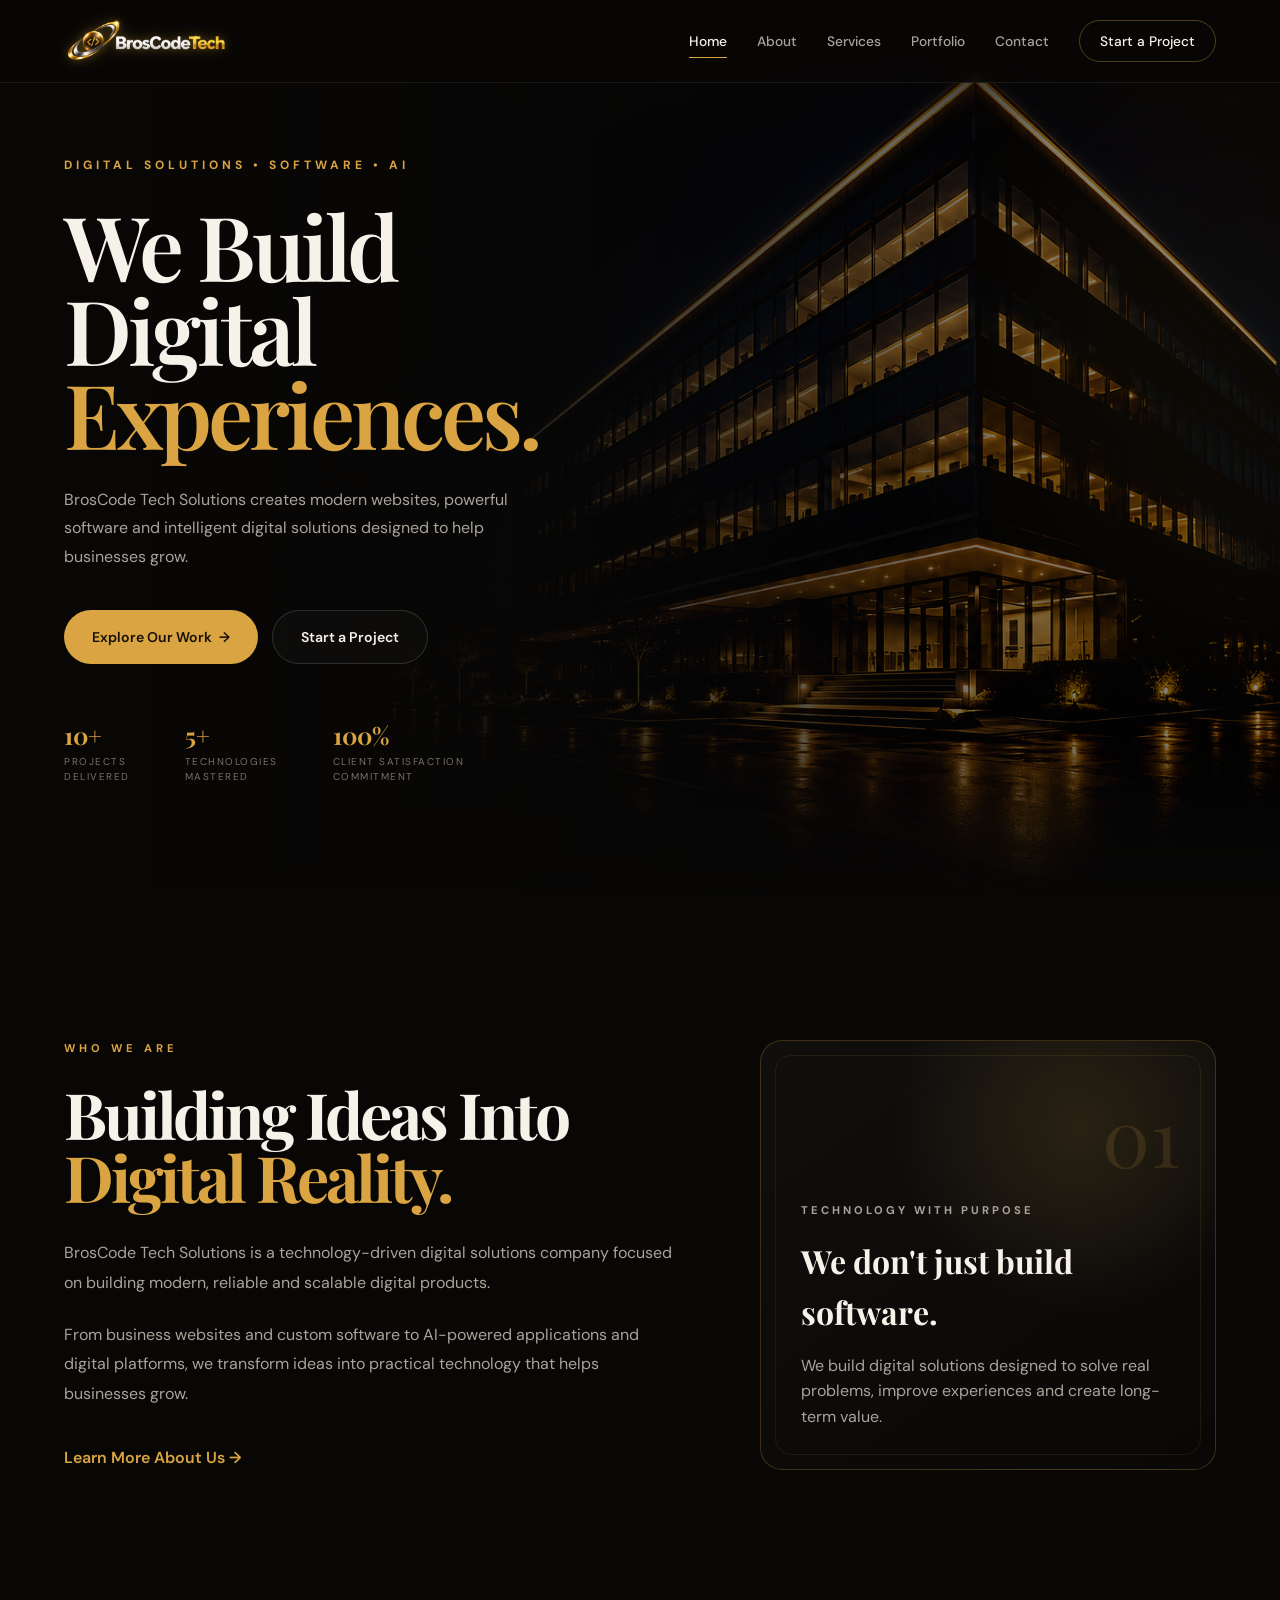
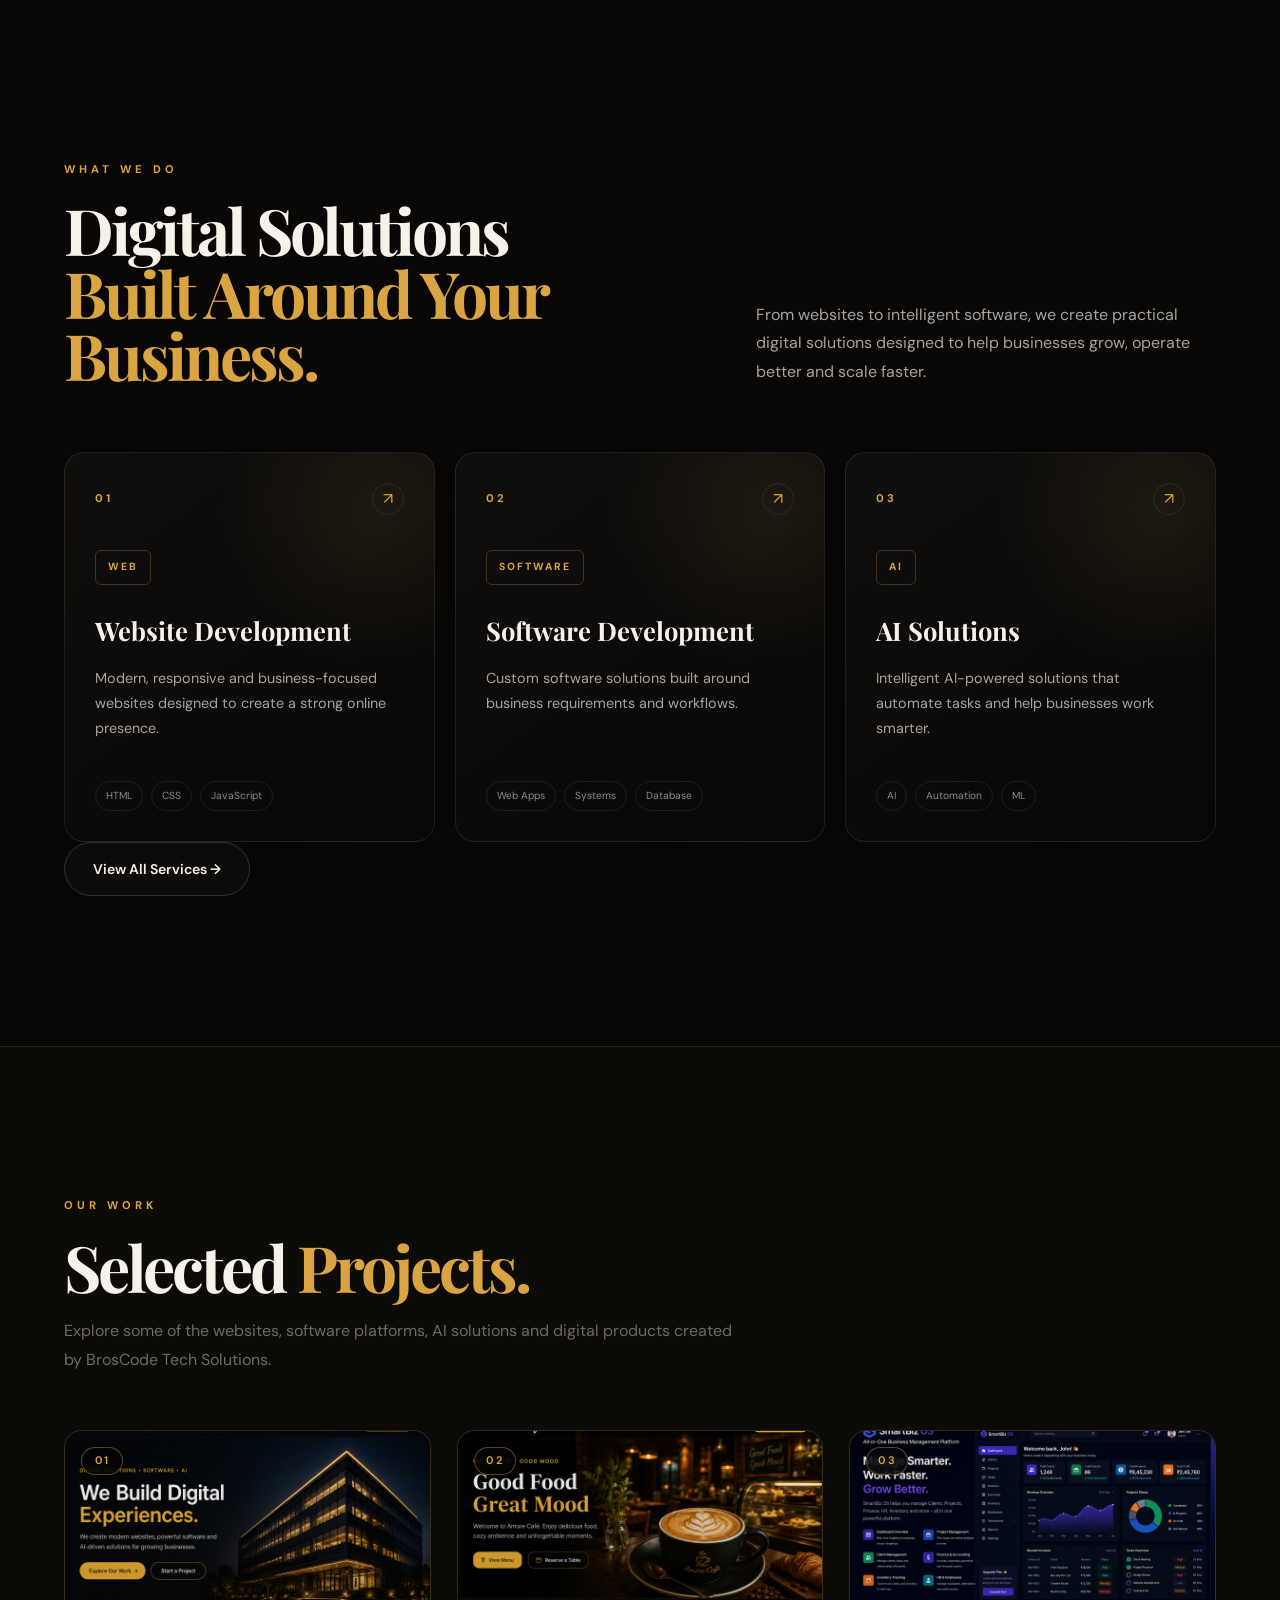
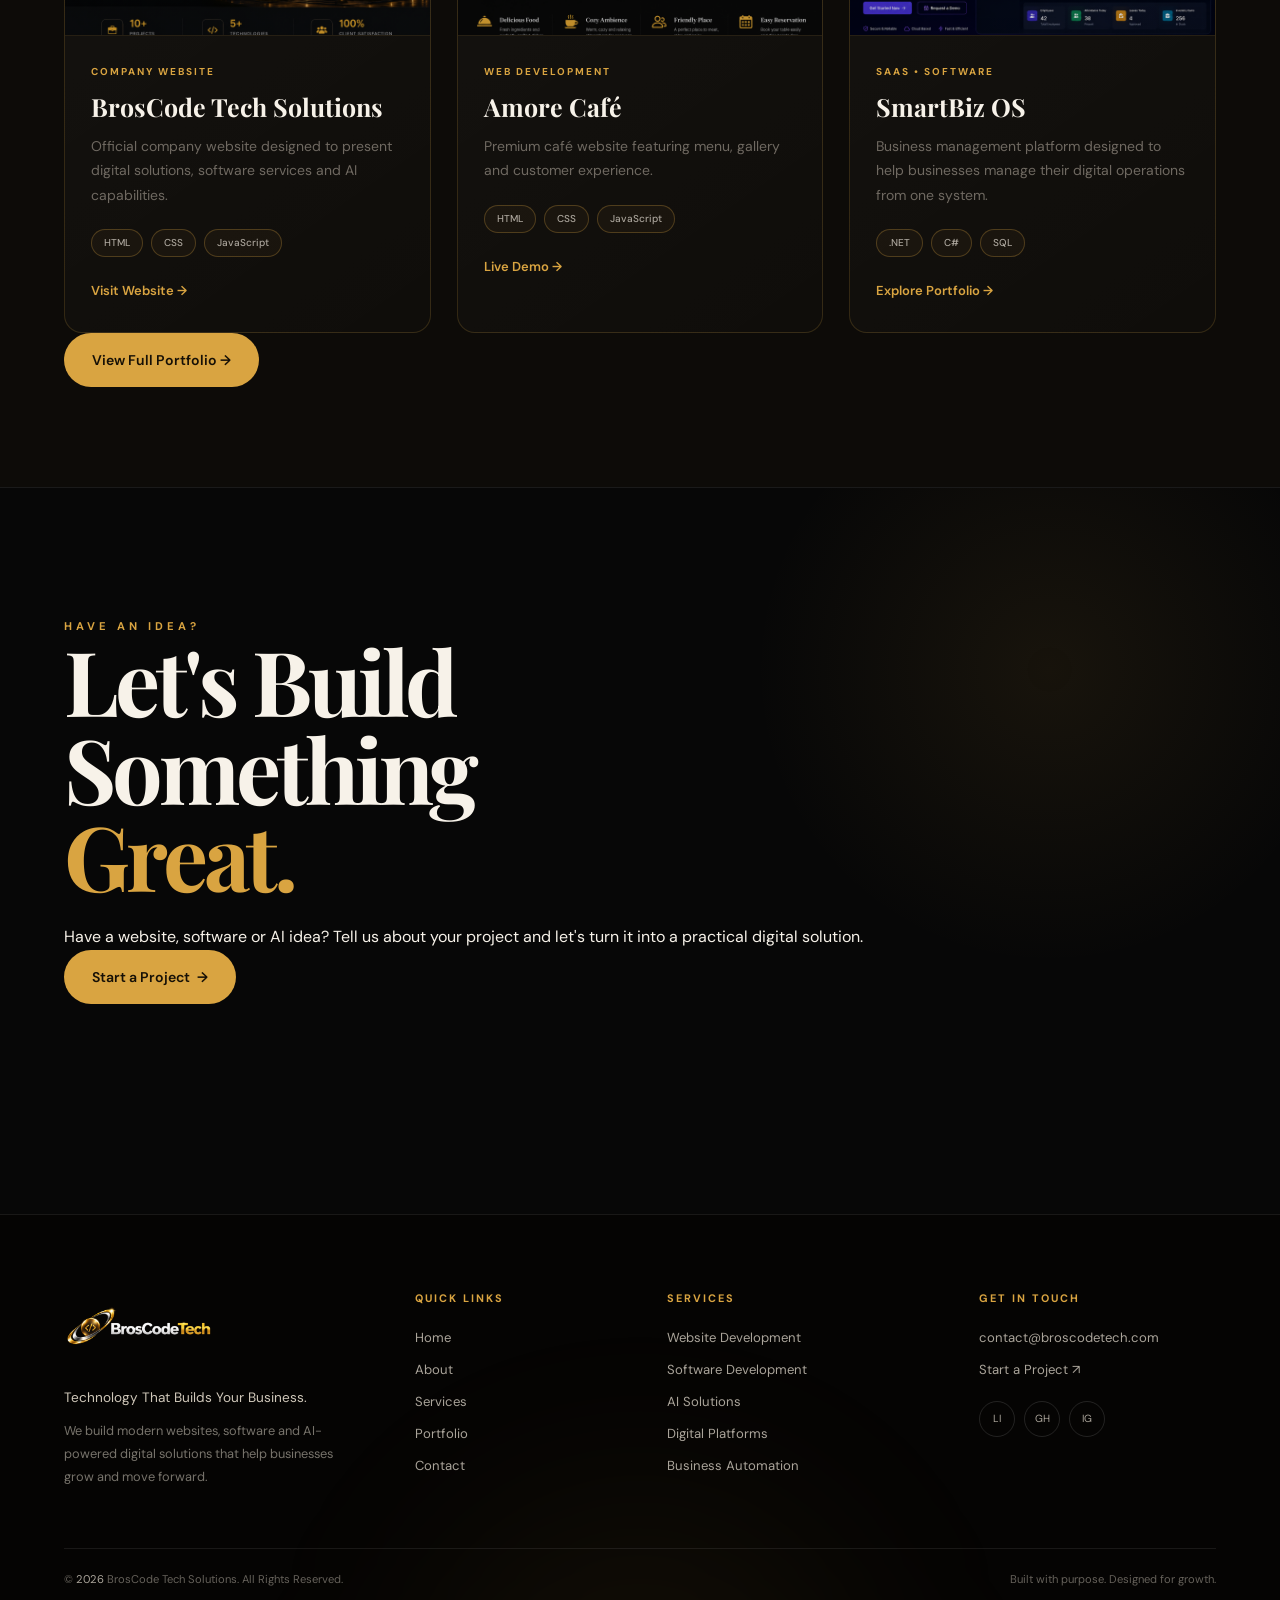
<file: index.html>
<!DOCTYPE html>
<html lang="en">

<head>

    <!-- Basic -->
    <meta charset="UTF-8">
    <meta name="viewport" content="width=device-width, initial-scale=1.0">

    <!-- SEO -->
    <title>BrosCode Tech Solutions | Web, Software & AI Solutions</title>

    <meta name="description"
        content="BrosCode Tech Solutions builds modern websites, powerful software, AI-powered applications and digital solutions that help businesses grow.">

    <meta name="keywords"
        content="BrosCode Tech Solutions, Web Development, Software Development, AI Solutions, Website Development, Business Software, Digital Solutions">

    <meta name="author" content="BrosCode Tech Solutions">

    <meta name="robots" content="index, follow">

    <!-- Favicon -->
    <link rel="icon" type="image/png" href="assets/logos/favicon.png">

    <!-- Google Search Console Verification -->
    <meta name="google-site-verification" content="eBEiLpUBSUNuV-RoSQnx5ezDFQa0W7PPUfMGOHu__-0">

    <!-- Canonical -->
    <link rel="canonical" href="https://broscodetech.github.io/BrosCodeTech-Website/">

    <!-- Organization Schema -->
    <script type="application/ld+json">
    {
        "@context": "https://schema.org",
        "@type": "Organization",
        "name": "BrosCode Tech Solutions",
        "url": "https://broscodetech.github.io/BrosCodeTech-Website/",
        "logo": "https://broscodetech.github.io/BrosCodeTech-Website/assets/logos/broscode-logo.png",
        "description": "BrosCode Tech Solutions builds modern websites, powerful software, AI-powered applications and digital solutions for businesses."
    }
    </script>

    <!-- Open Graph -->
    <meta property="og:type" content="website">

    <meta property="og:title" content="BrosCode Tech Solutions | Web, Software & AI Solutions">

    <meta property="og:description"
        content="Modern websites, powerful software, AI-powered applications and digital solutions built for growing businesses.">

    <meta property="og:url" content="https://broscodetech.github.io/BrosCodeTech-Website/">

    <meta property="og:site_name" content="BrosCode Tech Solutions">

    <meta property="og:image"
        content="https://broscodetech.github.io/BrosCodeTech-Website/assets/images/broscode-tech.jpg">

    <!-- Theme Color -->
    <meta name="theme-color" content="#080808">

    <!-- Main CSS -->
    <link rel="stylesheet" href="CSS/style.css">

</head>


<body>


    <!-- =========================================================
         HEADER
    ========================================================== -->

    <header id="siteHeader">

        <nav>

            <!-- PREMIUM LOGO -->

            <div class="logo">

                <a href="index.html" aria-label="BrosCode Tech Solutions Home">

                    <img src="assets/logos/broscode-logo.png" alt="BrosCode Tech Solutions" class="brand-logo">

                </a>

            </div>


            <!-- MOBILE MENU BUTTON -->

            <button class="mobile-menu-toggle" type="button" aria-label="Open navigation menu" aria-expanded="false">

                <span></span>
                <span></span>
                <span></span>

            </button>


            <!-- NAVIGATION -->

            <ul class="nav-links">

                <li>
                    <a href="index.html" class="active">
                        Home
                    </a>
                </li>

                <li>
                    <a href="about.html">
                        About
                    </a>
                </li>

                <li>
                    <a href="services.html">
                        Services
                    </a>
                </li>

                <li>
                    <a href="portfolio.html">
                        Portfolio
                    </a>
                </li>

                <li>
                    <a href="contact.html">
                        Contact
                    </a>
                </li>

                <li>
                    <a href="contact.html" class="nav-cta">
                        Start a Project
                    </a>
                </li>

            </ul>

        </nav>

    </header>



    <!-- =========================================================
         MAIN
    ========================================================== -->

    <main>


        <!-- =====================================================
             HERO
        ====================================================== -->

        <section class="hero" id="home">

            <div class="hero-content">

                <p class="hero-label">
                    DIGITAL SOLUTIONS • SOFTWARE • AI
                </p>


                <!-- MAIN H1 — ONLY H1 ON HOMEPAGE -->

                <h1>

                    We Build Digital

                    <span>
                        Experiences.
                    </span>

                </h1>


                <p class="hero-description">

                    BrosCode Tech Solutions creates modern websites,
                    powerful software and intelligent digital solutions
                    designed to help businesses grow.

                </p>


                <div class="hero-buttons">

                    <a href="portfolio.html" class="btn primary-btn">

                        Explore Our Work

                        <span>
                            →
                        </span>

                    </a>


                    <a href="contact.html" class="btn secondary-btn">

                        Start a Project

                    </a>

                </div>


                <!-- HERO STATS -->

                <div class="hero-stats">

                    <div class="hero-stat">

                        <strong>
                            10+
                        </strong>

                        <span>
                            PROJECTS
                            <br>
                            DELIVERED
                        </span>

                    </div>


                    <div class="hero-stat">

                        <strong>
                            5+
                        </strong>

                        <span>
                            TECHNOLOGIES
                            <br>
                            MASTERED
                        </span>

                    </div>


                    <div class="hero-stat">

                        <strong>
                            100%
                        </strong>

                        <span>
                            CLIENT SATISFACTION
                            <br>
                            COMMITMENT
                        </span>

                    </div>

                </div>

            </div>


            <!-- HERO IMAGE -->

            <div class="hero-visual">

                <img src="assets/images/projects/hero-building.jpg" alt="Modern technology office building">

            </div>

        </section>



        <!-- =====================================================
             HOME INTRO
        ====================================================== -->

        <section class="about home-intro">

            <div class="section-container">

                <div class="about-grid">


                    <!-- LEFT -->

                    <div class="about-content">

                        <p class="section-label">
                            WHO WE ARE
                        </p>


                        <h2>

                            Building Ideas Into
                            <span>Digital Reality.</span>

                        </h2>


                        <p class="about-lead">

                            BrosCode Tech Solutions is a
                            technology-driven digital solutions
                            company focused on building modern,
                            reliable and scalable digital products.

                        </p>


                        <p>

                            From business websites and custom software
                            to AI-powered applications and digital
                            platforms, we transform ideas into practical
                            technology that helps businesses grow.

                        </p>


                        <a href="about.html" class="about-link">

                            Learn More About Us →

                        </a>

                    </div>


                    <!-- RIGHT -->

                    <div class="about-highlight">

                        <div class="about-number">
                            01
                        </div>


                        <div class="about-highlight-content">

                            <p class="about-small-label">
                                TECHNOLOGY WITH PURPOSE
                            </p>


                            <h3>
                                We don't just build software.
                            </h3>


                            <p>

                                We build digital solutions designed
                                to solve real problems, improve
                                experiences and create long-term value.

                            </p>

                        </div>

                    </div>

                </div>

            </div>

        </section>



        <!-- =====================================================
             SERVICES PREVIEW
        ====================================================== -->

        <section class="services home-services">

            <div class="section-container">

                <div class="services-header">

                    <div>

                        <p class="section-label">
                            WHAT WE DO
                        </p>


                        <h2>

                            Digital Solutions
                            <span>
                                Built Around Your Business.
                            </span>

                        </h2>

                    </div>


                    <p class="services-intro">

                        From websites to intelligent software,
                        we create practical digital solutions
                        designed to help businesses grow,
                        operate better and scale faster.

                    </p>

                </div>


                <div class="services-grid">


                    <!-- SERVICE 01 -->

                    <article class="service-card">

                        <div class="service-top">

                            <span class="service-number">
                                01
                            </span>

                            <span class="service-arrow">
                                ↗
                            </span>

                        </div>


                        <div class="service-icon">
                            WEB
                        </div>


                        <h3>
                            Website Development
                        </h3>


                        <p>

                            Modern, responsive and business-focused
                            websites designed to create a strong
                            online presence.

                        </p>


                        <div class="service-tags">

                            <span>
                                HTML
                            </span>

                            <span>
                                CSS
                            </span>

                            <span>
                                JavaScript
                            </span>

                        </div>

                    </article>



                    <!-- SERVICE 02 -->

                    <article class="service-card">

                        <div class="service-top">

                            <span class="service-number">
                                02
                            </span>

                            <span class="service-arrow">
                                ↗
                            </span>

                        </div>


                        <div class="service-icon">
                            SOFTWARE
                        </div>


                        <h3>
                            Software Development
                        </h3>


                        <p>

                            Custom software solutions built around
                            business requirements and workflows.

                        </p>


                        <div class="service-tags">

                            <span>
                                Web Apps
                            </span>

                            <span>
                                Systems
                            </span>

                            <span>
                                Database
                            </span>

                        </div>

                    </article>



                    <!-- SERVICE 03 -->

                    <article class="service-card">

                        <div class="service-top">

                            <span class="service-number">
                                03
                            </span>

                            <span class="service-arrow">
                                ↗
                            </span>

                        </div>


                        <div class="service-icon">
                            AI
                        </div>


                        <h3>
                            AI Solutions
                        </h3>


                        <p>

                            Intelligent AI-powered solutions that
                            automate tasks and help businesses
                            work smarter.

                        </p>


                        <div class="service-tags">

                            <span>
                                AI
                            </span>

                            <span>
                                Automation
                            </span>

                            <span>
                                ML
                            </span>

                        </div>

                    </article>

                </div>


                <!-- VIEW ALL SERVICES -->

                <div class="home-section-button">

                    <a href="services.html" class="btn secondary-btn">

                        View All Services →

                    </a>

                </div>

            </div>

        </section>



        <!-- =====================================================
             PORTFOLIO PREVIEW
        ====================================================== -->

        <section class="portfolio home-portfolio">

            <div class="section-container">

                <p class="section-label">
                    OUR WORK
                </p>


                <h2>

                    Selected
                    <span>Projects.</span>

                </h2>


                <p class="portfolio-intro">

                    Explore some of the websites, software platforms,
                    AI solutions and digital products created by
                    BrosCode Tech Solutions.

                </p>


                <div class="portfolio-grid">


                    <!-- PROJECT 01 -->

                    <article class="project-card">

                        <div class="project-image">

                            <img src="assets/images/projects/broscode-tech.jpg" alt="BrosCode Tech Solutions Website">

                            <span class="project-number">
                                01
                            </span>

                        </div>


                        <div class="project-content">

                            <p class="project-category">
                                COMPANY WEBSITE
                            </p>


                            <h3>
                                BrosCode Tech Solutions
                            </h3>


                            <p>

                                Official company website designed
                                to present digital solutions,
                                software services and AI capabilities.

                            </p>


                            <div class="project-tags">

                                <span>
                                    HTML
                                </span>

                                <span>
                                    CSS
                                </span>

                                <span>
                                    JavaScript
                                </span>

                            </div>


                            <a href="https://broscodetech.github.io/BrosCodeTech-Website/" target="_blank"
                                rel="noopener noreferrer" class="project-link">

                                Visit Website →

                            </a>

                        </div>

                    </article>



                    <!-- PROJECT 02 -->

                    <article class="project-card">

                        <div class="project-image">

                            <img src="assets/images/projects/amore-cafe.jpg" alt="Amore Cafe Website">

                            <span class="project-number">
                                02
                            </span>

                        </div>


                        <div class="project-content">

                            <p class="project-category">
                                WEB DEVELOPMENT
                            </p>


                            <h3>
                                Amore Café
                            </h3>


                            <p>

                                Premium café website featuring
                                menu, gallery and customer experience.

                            </p>


                            <div class="project-tags">

                                <span>
                                    HTML
                                </span>

                                <span>
                                    CSS
                                </span>

                                <span>
                                    JavaScript
                                </span>

                            </div>


                            <a href="https://broscodetech.github.io/amore-cafe/" target="_blank"
                                rel="noopener noreferrer" class="project-link">

                                Live Demo →

                            </a>

                        </div>

                    </article>



                    <!-- PROJECT 03 -->

                    <article class="project-card">

                        <div class="project-image">

                            <img src="assets/images/projects/smartbiz-os.jpg" alt="SmartBiz OS Platform">

                            <span class="project-number">
                                03
                            </span>

                        </div>


                        <div class="project-content">

                            <p class="project-category">
                                SAAS • SOFTWARE
                            </p>


                            <h3>
                                SmartBiz OS
                            </h3>


                            <p>

                                Business management platform designed
                                to help businesses manage their digital
                                operations from one system.

                            </p>


                            <div class="project-tags">

                                <span>
                                    .NET
                                </span>

                                <span>
                                    C#
                                </span>

                                <span>
                                    SQL
                                </span>

                            </div>


                            <a href="portfolio.html" class="project-link">

                                Explore Portfolio →

                            </a>

                        </div>

                    </article>

                </div>


                <!-- VIEW ALL -->

                <div class="home-section-button">

                    <a href="portfolio.html" class="btn primary-btn">

                        View Full Portfolio →

                    </a>

                </div>

            </div>

        </section>



        <!-- =====================================================
             CTA
        ====================================================== -->

        <section class="contact home-cta">

            <div class="contact-container">

                <div class="contact-header">


                    <div>

                        <p class="section-label">
                            HAVE AN IDEA?
                        </p>


                        <!-- H2 — FIXED: NO SECOND H1 -->

                        <h2>

                            Let's Build
                            <br>

                            Something
                            <br>

                            <span>Great.</span>

                        </h2>

                    </div>


                    <div class="contact-header-description">

                        <p>

                            Have a website, software or AI idea?
                            Tell us about your project and let's
                            turn it into a practical digital solution.

                        </p>


                        <a href="contact.html" class="btn primary-btn">

                            Start a Project

                            <span>
                                →
                            </span>

                        </a>

                    </div>

                </div>

            </div>

        </section>


    </main>



    <!-- =========================================================
         FOOTER
    ========================================================== -->

    <footer class="site-footer">

        <div class="footer-container">


            <!-- BRAND -->

            <div class="footer-brand">

                <!-- FOOTER LOGO -->

                <a href="index.html" class="footer-logo" aria-label="BrosCode Tech Solutions Home">

                    <img src="assets/logos/broscode-logo.png" alt="BrosCode Tech Solutions" style="
                            width: 150px;
                            height: 75px;
                            object-fit: contain;
                            display: block;
                        ">

                </a>


                <p class="footer-tagline">
                    Technology That Builds Your Business.
                </p>


                <p class="footer-description">

                    We build modern websites, software and
                    AI-powered digital solutions that help
                    businesses grow and move forward.

                </p>

            </div>



            <!-- QUICK LINKS -->

            <div class="footer-column">

                <h4>
                    Quick Links
                </h4>


                <a href="index.html">
                    Home
                </a>


                <a href="about.html">
                    About
                </a>


                <a href="services.html">
                    Services
                </a>


                <a href="portfolio.html">
                    Portfolio
                </a>


                <a href="contact.html">
                    Contact
                </a>

            </div>



            <!-- SERVICES -->

            <div class="footer-column">

                <h4>
                    Services
                </h4>


                <a href="services.html">
                    Website Development
                </a>


                <a href="services.html">
                    Software Development
                </a>


                <a href="services.html">
                    AI Solutions
                </a>


                <a href="services.html">
                    Digital Platforms
                </a>


                <a href="services.html">
                    Business Automation
                </a>

            </div>



            <!-- CONTACT -->

            <div class="footer-column footer-contact">

                <h4>
                    Get In Touch
                </h4>


                <a href="mailto:contact@broscodetech.com">

                    contact@broscodetech.com

                </a>


                <a href="contact.html">

                    Start a Project ↗

                </a>


                <div class="footer-socials">

                    <a href="#" aria-label="LinkedIn">
                        LI
                    </a>


                    <a href="#" aria-label="GitHub">
                        GH
                    </a>


                    <a href="#" aria-label="Instagram">
                        IG
                    </a>

                </div>

            </div>

        </div>



        <!-- FOOTER BOTTOM -->

        <div class="footer-bottom">

            <p>

                ©
                <span id="currentYear">
                    2026
                </span>

                BrosCode Tech Solutions.
                All Rights Reserved.

            </p>


            <p>

                Built with purpose.
                Designed for growth.

            </p>

        </div>

    </footer>



    <!-- JAVASCRIPT -->

    <script src="js/script.js"></script>


</body>

</html>
</file>
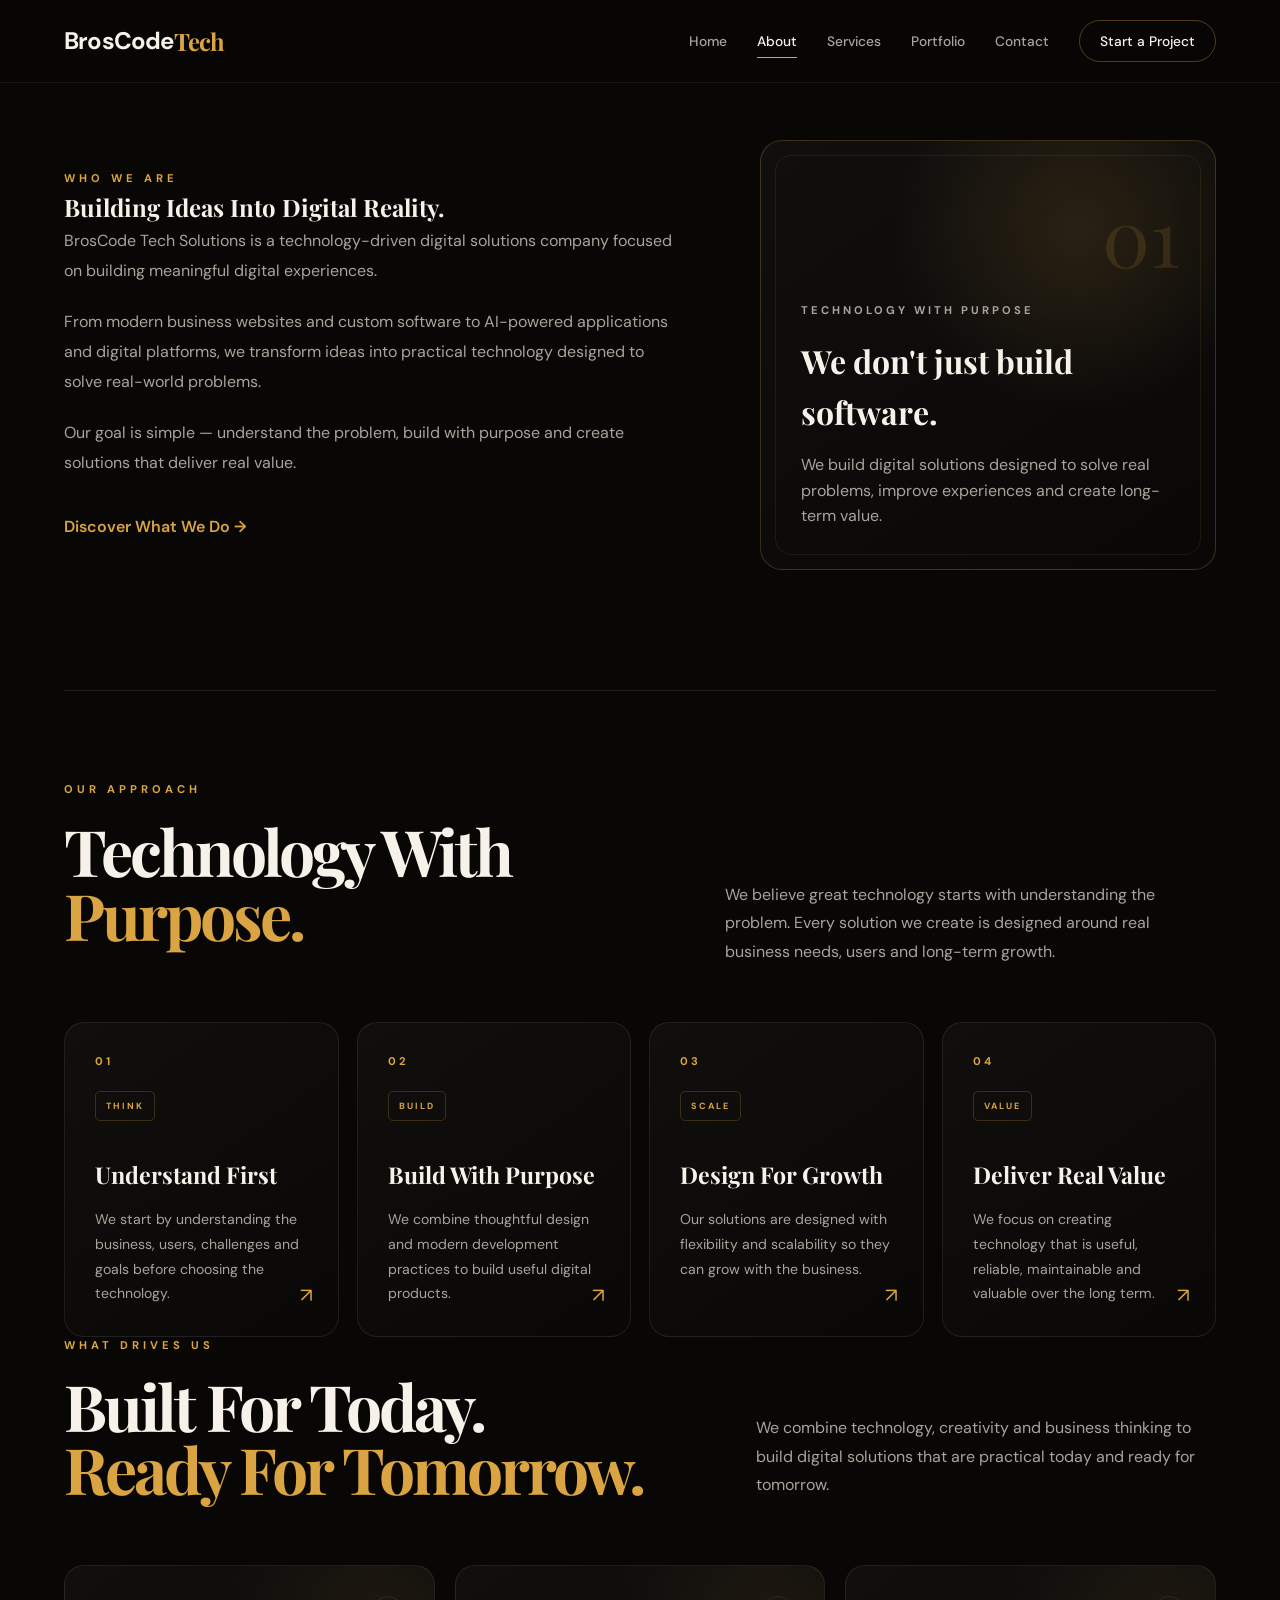
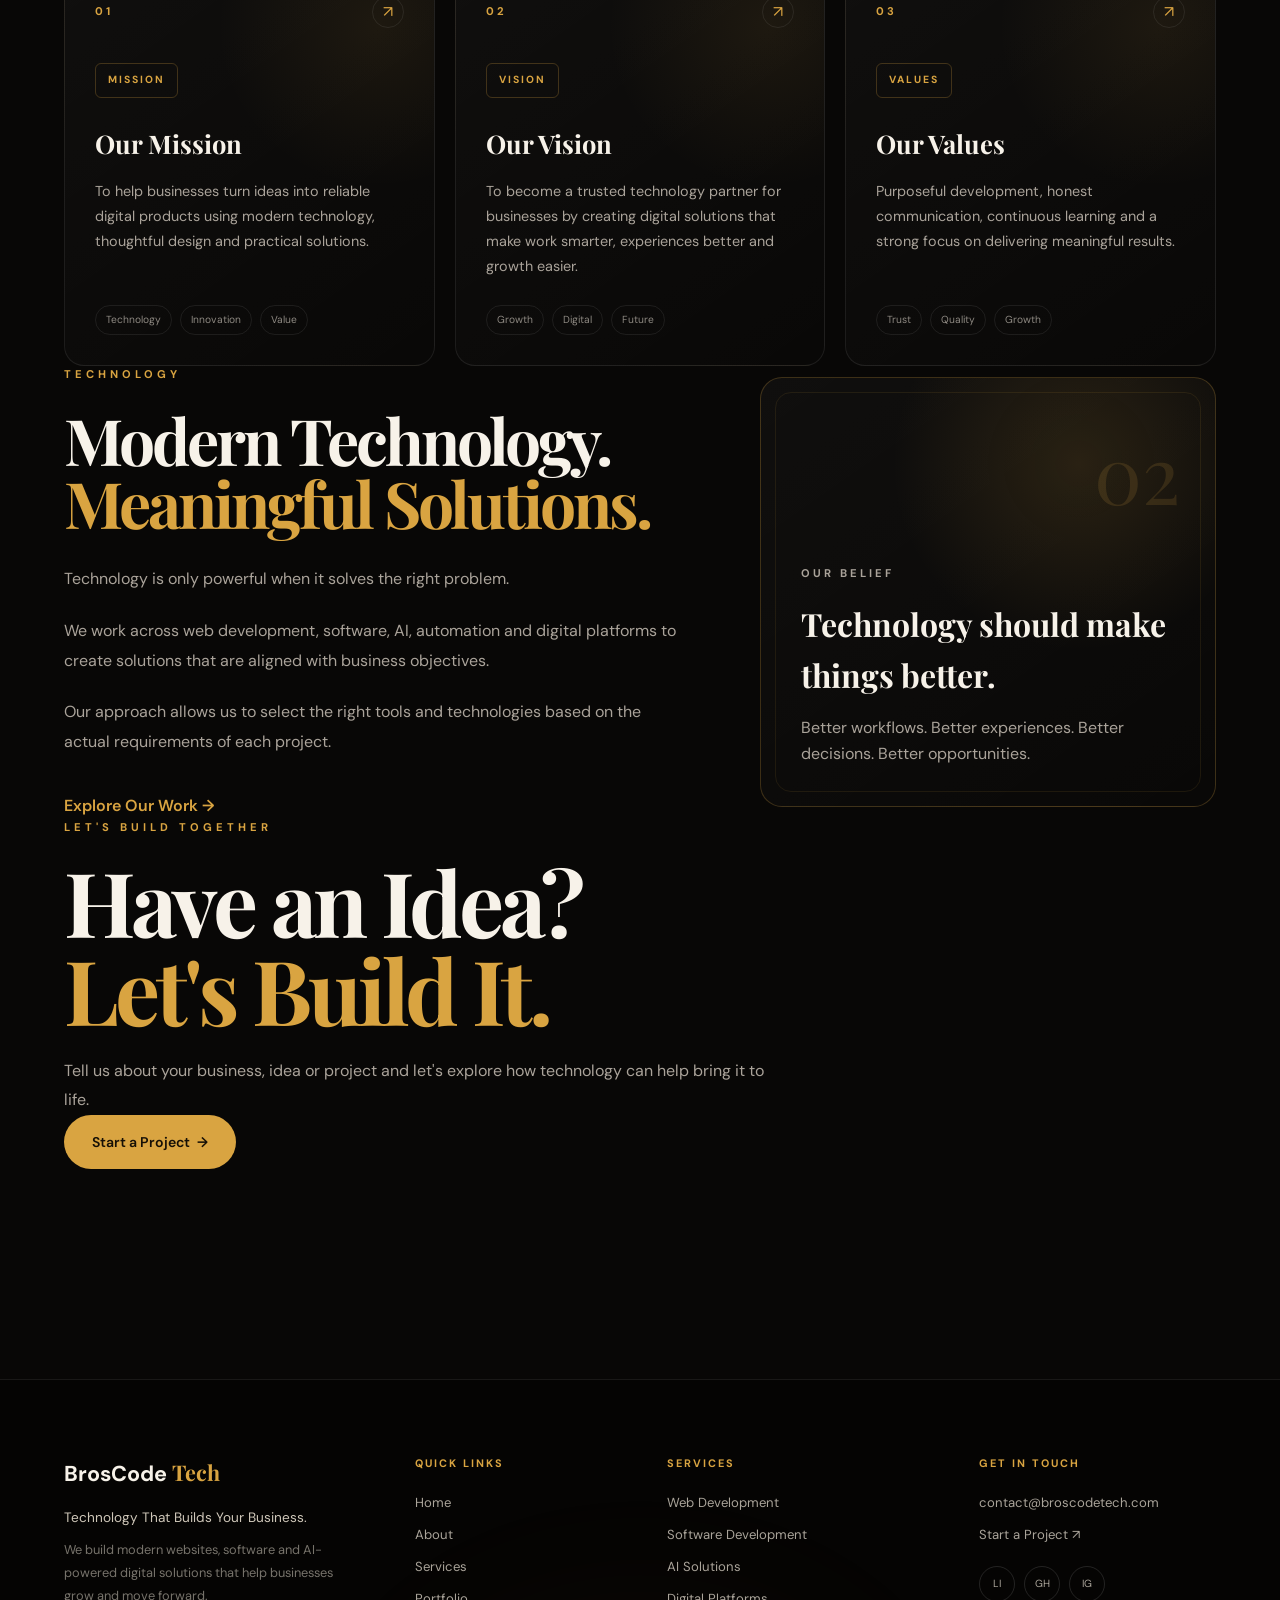
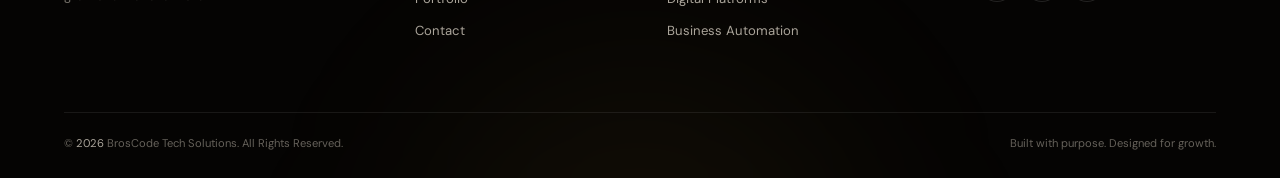
<file: about.html>
<!DOCTYPE html>
<html lang="en">

<head>

    <meta charset="UTF-8">
    <meta name="viewport" content="width=device-width, initial-scale=1.0">

    <title>About Us | BrosCode Tech Solutions</title>

    <meta name="description"
        content="Learn about BrosCode Tech Solutions, a digital technology company building modern websites, software, AI solutions and digital platforms for businesses.">

    <meta name="keywords"
        content="About BrosCode Tech Solutions, BrosCode Tech, Web Development Company, Software Development Company, AI Solutions, Digital Solutions">

    <meta name="author" content="BrosCode Tech Solutions">

    <meta name="robots" content="index, follow">

    <link rel="icon" type="image/png" href="assets/logos/favicon.png">

    <link rel="canonical" href="https://broscodetech.github.io/BrosCodeTech-Website/about.html">

    <!-- Organization Schema -->
    <script type="application/ld+json">
    {
        "@context": "https://schema.org",
        "@type": "Organization",
        "name": "BrosCode Tech Solutions",
        "url": "https://broscodetech.github.io/BrosCodeTech-Website/",
        "logo": "https://broscodetech.github.io/BrosCodeTech-Website/assets/logos/broscode-logo.png",
        "description": "BrosCode Tech Solutions builds modern websites, powerful software, AI-powered applications and digital solutions for businesses."
    }
    </script>

    <!-- Open Graph -->
    <meta property="og:type" content="website">

    <meta property="og:title" content="About Us | BrosCode Tech Solutions">

    <meta property="og:description"
        content="Discover BrosCode Tech Solutions and our approach to building modern websites, software, AI solutions and digital platforms.">

    <meta property="og:url" content="https://broscodetech.github.io/BrosCodeTech-Website/about.html">

    <meta property="og:site_name" content="BrosCode Tech Solutions">

    <meta property="og:image"
        content="https://broscodetech.github.io/BrosCodeTech-Website/assets/images/broscode-tech.jpg">

    <meta name="theme-color" content="#080808">

    <link rel="stylesheet" href="CSS/style.css">

</head>


<body>

    <!-- HEADER -->

    <header id="siteHeader">

        <nav>

            <div class="logo">

                <a href="index.html">
                    BrosCode <span>Tech</span>
                </a>

            </div>

            <button class="mobile-menu-toggle" type="button" aria-label="Open navigation menu" aria-expanded="false">

                <span></span>
                <span></span>
                <span></span>

            </button>

            <ul class="nav-links">

                <li>
                    <a href="index.html">
                        Home
                    </a>
                </li>

                <li>
                    <a href="about.html" class="active">
                        About
                    </a>
                </li>

                <li>
                    <a href="services.html">
                        Services
                    </a>
                </li>

                <li>
                    <a href="portfolio.html">
                        Portfolio
                    </a>
                </li>

                <li>
                    <a href="contact.html">
                        Contact
                    </a>
                </li>

                <li>
                    <a href="contact.html" class="nav-cta">
                        Start a Project
                    </a>
                </li>

            </ul>

        </nav>

    </header>


    <!-- MAIN -->

    <main>

        <!-- ABOUT HERO -->

        <section class="about about-page">

            <div class="section-container">

                <div class="about-grid">

                    <div class="about-content">

                        <p class="section-label">
                            WHO WE ARE
                        </p>

                        <!-- EXACTLY ONE H1 ON THIS PAGE -->
                        <h1>
                            Building Ideas Into
                            <span>Digital Reality.</span>
                        </h1>

                        <p class="about-lead">

                            BrosCode Tech Solutions is a
                            technology-driven digital solutions
                            company focused on building meaningful
                            digital experiences.

                        </p>

                        <p>

                            From modern business websites and custom
                            software to AI-powered applications and
                            digital platforms, we transform ideas into
                            practical technology designed to solve
                            real-world problems.

                        </p>

                        <p>

                            Our goal is simple — understand the problem,
                            build with purpose and create solutions that
                            deliver real value.

                        </p>

                        <a href="services.html" class="about-link">
                            Discover What We Do →
                        </a>

                    </div>


                    <div class="about-highlight">

                        <div class="about-number">
                            01
                        </div>

                        <div class="about-highlight-content">

                            <p class="about-small-label">
                                TECHNOLOGY WITH PURPOSE
                            </p>

                            <h3>
                                We don't just build software.
                            </h3>

                            <p>

                                We build digital solutions designed
                                to solve real problems, improve
                                experiences and create long-term value.

                            </p>

                        </div>

                    </div>

                </div>


                <!-- OUR APPROACH -->

                <div class="why-us">

                    <div class="why-header">

                        <div>

                            <p class="section-label">
                                OUR APPROACH
                            </p>

                            <h2>
                                Technology With
                                <span>Purpose.</span>
                            </h2>

                        </div>

                        <p>

                            We believe great technology starts with
                            understanding the problem. Every solution
                            we create is designed around real business
                            needs, users and long-term growth.

                        </p>

                    </div>


                    <div class="why-grid">

                        <article class="why-card">

                            <span class="why-number">
                                01
                            </span>

                            <div class="why-card-icon">
                                THINK
                            </div>

                            <h3>
                                Understand First
                            </h3>

                            <p>

                                We start by understanding the business,
                                users, challenges and goals before
                                choosing the technology.

                            </p>

                            <span class="why-arrow">
                                ↗
                            </span>

                        </article>


                        <article class="why-card">

                            <span class="why-number">
                                02
                            </span>

                            <div class="why-card-icon">
                                BUILD
                            </div>

                            <h3>
                                Build With Purpose
                            </h3>

                            <p>

                                We combine thoughtful design and modern
                                development practices to build useful
                                digital products.

                            </p>

                            <span class="why-arrow">
                                ↗
                            </span>

                        </article>


                        <article class="why-card">

                            <span class="why-number">
                                03
                            </span>

                            <div class="why-card-icon">
                                SCALE
                            </div>

                            <h3>
                                Design For Growth
                            </h3>

                            <p>

                                Our solutions are designed with
                                flexibility and scalability so they
                                can grow with the business.

                            </p>

                            <span class="why-arrow">
                                ↗
                            </span>

                        </article>


                        <article class="why-card">

                            <span class="why-number">
                                04
                            </span>

                            <div class="why-card-icon">
                                VALUE
                            </div>

                            <h3>
                                Deliver Real Value
                            </h3>

                            <p>

                                We focus on creating technology that
                                is useful, reliable, maintainable and
                                valuable over the long term.

                            </p>

                            <span class="why-arrow">
                                ↗
                            </span>

                        </article>

                    </div>

                </div>


                <!-- VISION / MISSION -->

                <div class="services-header about-values-header">

                    <div>

                        <p class="section-label">
                            WHAT DRIVES US
                        </p>

                        <h2>
                            Built For Today.
                            <span>Ready For Tomorrow.</span>
                        </h2>

                    </div>

                    <p class="services-intro">

                        We combine technology, creativity and
                        business thinking to build digital solutions
                        that are practical today and ready for
                        tomorrow.

                    </p>

                </div>


                <div class="services-grid about-values-grid">

                    <!-- MISSION -->

                    <article class="service-card">

                        <div class="service-top">

                            <span class="service-number">
                                01
                            </span>

                            <span class="service-arrow">
                                ↗
                            </span>

                        </div>

                        <div class="service-icon">
                            MISSION
                        </div>

                        <h3>
                            Our Mission
                        </h3>

                        <p>

                            To help businesses turn ideas into
                            reliable digital products using modern
                            technology, thoughtful design and
                            practical solutions.

                        </p>

                        <div class="service-tags">

                            <span>Technology</span>
                            <span>Innovation</span>
                            <span>Value</span>

                        </div>

                    </article>


                    <!-- VISION -->

                    <article class="service-card">

                        <div class="service-top">

                            <span class="service-number">
                                02
                            </span>

                            <span class="service-arrow">
                                ↗
                            </span>

                        </div>

                        <div class="service-icon">
                            VISION
                        </div>

                        <h3>
                            Our Vision
                        </h3>

                        <p>

                            To become a trusted technology partner
                            for businesses by creating digital
                            solutions that make work smarter,
                            experiences better and growth easier.

                        </p>

                        <div class="service-tags">

                            <span>Growth</span>
                            <span>Digital</span>
                            <span>Future</span>

                        </div>

                    </article>


                    <!-- VALUES -->

                    <article class="service-card">

                        <div class="service-top">

                            <span class="service-number">
                                03
                            </span>

                            <span class="service-arrow">
                                ↗
                            </span>

                        </div>

                        <div class="service-icon">
                            VALUES
                        </div>

                        <h3>
                            Our Values
                        </h3>

                        <p>

                            Purposeful development, honest
                            communication, continuous learning and
                            a strong focus on delivering meaningful
                            results.

                        </p>

                        <div class="service-tags">

                            <span>Trust</span>
                            <span>Quality</span>
                            <span>Growth</span>

                        </div>

                    </article>

                </div>


                <!-- TECHNOLOGY -->

                <div class="about-grid about-technology">

                    <div class="about-content">

                        <p class="section-label">
                            TECHNOLOGY
                        </p>

                        <h2>
                            Modern Technology.
                            <span>Meaningful Solutions.</span>
                        </h2>

                        <p class="about-lead">

                            Technology is only powerful when it
                            solves the right problem.

                        </p>

                        <p>

                            We work across web development, software,
                            AI, automation and digital platforms to
                            create solutions that are aligned with
                            business objectives.

                        </p>

                        <p>

                            Our approach allows us to select the
                            right tools and technologies based on
                            the actual requirements of each project.

                        </p>

                        <a href="portfolio.html" class="about-link">
                            Explore Our Work →
                        </a>

                    </div>


                    <div class="about-highlight">

                        <div class="about-number">
                            02
                        </div>

                        <div class="about-highlight-content">

                            <p class="about-small-label">
                                OUR BELIEF
                            </p>

                            <h3>
                                Technology should make things better.
                            </h3>

                            <p>

                                Better workflows.
                                Better experiences.
                                Better decisions.
                                Better opportunities.

                            </p>

                        </div>

                    </div>

                </div>


                <!-- CTA -->

                <div class="contact-header about-cta">

                    <div class="contact-label">
                        LET'S BUILD TOGETHER
                    </div>

                    <h2>
                        Have an Idea?
                        <span>Let's Build It.</span>
                    </h2>

                    <p>

                        Tell us about your business, idea or project
                        and let's explore how technology can help
                        bring it to life.

                    </p>

                    <a href="contact.html" class="btn primary-btn">

                        Start a Project

                        <span>
                            →
                        </span>

                    </a>

                </div>

            </div>

        </section>

    </main>


    <!-- FOOTER -->

    <footer class="site-footer">

        <div class="footer-container">

            <div class="footer-brand">

                <a href="index.html" class="footer-logo">
                    BrosCode <span>Tech</span>
                </a>

                <p class="footer-tagline">
                    Technology That Builds Your Business.
                </p>

                <p class="footer-description">

                    We build modern websites, software and
                    AI-powered digital solutions that help
                    businesses grow and move forward.

                </p>

            </div>


            <div class="footer-column">

                <h4>
                    Quick Links
                </h4>

                <a href="index.html">
                    Home
                </a>

                <a href="about.html">
                    About
                </a>

                <a href="services.html">
                    Services
                </a>

                <a href="portfolio.html">
                    Portfolio
                </a>

                <a href="contact.html">
                    Contact
                </a>

            </div>


            <div class="footer-column">

                <h4>
                    Services
                </h4>

                <a href="services.html">
                    Web Development
                </a>

                <a href="services.html">
                    Software Development
                </a>

                <a href="services.html">
                    AI Solutions
                </a>

                <a href="services.html">
                    Digital Platforms
                </a>

                <a href="services.html">
                    Business Automation
                </a>

            </div>


            <div class="footer-column footer-contact">

                <h4>
                    Get In Touch
                </h4>

                <a href="mailto:contact@broscodetech.com">
                    contact@broscodetech.com
                </a>

                <a href="contact.html">
                    Start a Project ↗
                </a>

                <div class="footer-socials">

                    <a href="#" aria-label="LinkedIn">
                        LI
                    </a>

                    <a href="#" aria-label="GitHub">
                        GH
                    </a>

                    <a href="#" aria-label="Instagram">
                        IG
                    </a>

                </div>

            </div>

        </div>


        <div class="footer-bottom">

            <p>

                ©
                <span id="currentYear">
                    2026
                </span>

                BrosCode Tech Solutions.
                All Rights Reserved.

            </p>

            <p>
                Built with purpose. Designed for growth.
            </p>

        </div>

    </footer>


    <script src="js/script.js"></script>

</body>

</html>
</file>
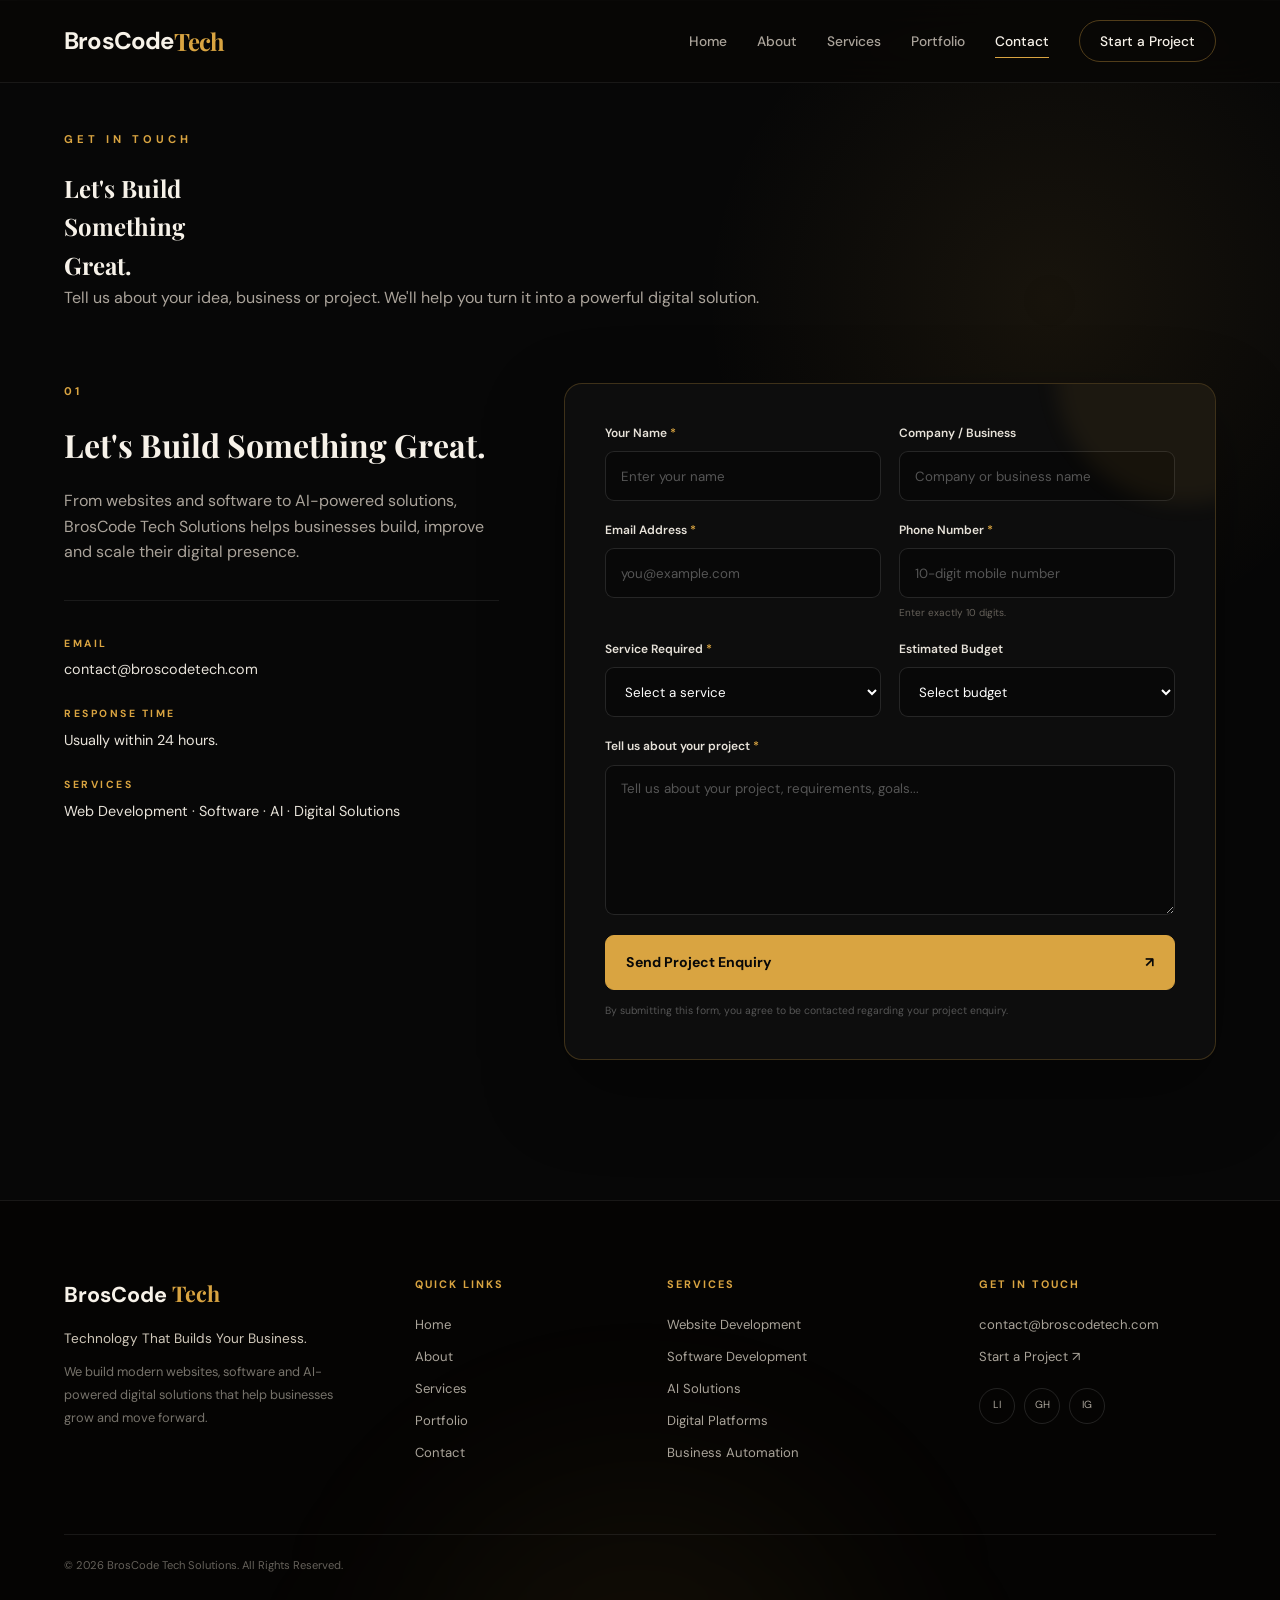
<file: contact.html>
<!DOCTYPE html>
<html lang="en">

<head>

    <!-- Basic -->
    <meta charset="UTF-8">
    <meta name="viewport" content="width=device-width, initial-scale=1.0">

    <!-- SEO -->
    <title>Contact Us | BrosCode Tech Solutions</title>

    <meta name="description"
        content="Contact BrosCode Tech Solutions for website development, software development, AI solutions, business automation and custom digital solutions.">

    <meta name="keywords"
        content="Contact BrosCode Tech Solutions, Website Development, Software Development, AI Solutions, Business Automation, Digital Solutions, Start a Project">

    <meta name="author" content="BrosCode Tech Solutions">
    <meta name="robots" content="index, follow">

    <!-- Favicon -->
    <link rel="icon" type="image/png" href="assets/logos/favicon.png">

    <!-- Canonical -->
    <link rel="canonical" href="https://broscodetech.github.io/BrosCodeTech-Website/contact.html">

    <!-- Organization Schema -->
    <script type="application/ld+json">
    {
        "@context": "https://schema.org",
        "@type": "Organization",
        "name": "BrosCode Tech Solutions",
        "url": "https://broscodetech.github.io/BrosCodeTech-Website/",
        "logo": "https://broscodetech.github.io/BrosCodeTech-Website/assets/logos/broscode-logo.png",
        "description": "BrosCode Tech Solutions builds modern websites, powerful software, AI-powered applications and digital solutions for businesses."
    }
    </script>

    <!-- Open Graph -->
    <meta property="og:type" content="website">
    <meta property="og:title" content="Contact Us | BrosCode Tech Solutions">

    <meta property="og:description"
        content="Have a project idea? Contact BrosCode Tech Solutions for websites, software, AI and digital solutions.">

    <meta property="og:url" content="https://broscodetech.github.io/BrosCodeTech-Website/contact.html">

    <meta property="og:site_name" content="BrosCode Tech Solutions">

    <meta property="og:image"
        content="https://broscodetech.github.io/BrosCodeTech-Website/assets/images/broscode-tech.jpg">

    <!-- Theme Color -->
    <meta name="theme-color" content="#080808">

    <!-- Main CSS -->
    <link rel="stylesheet" href="CSS/style.css">

</head>


<body>


    <!-- =====================================================
         HEADER / NAVIGATION
    ====================================================== -->

    <header>

        <nav>

            <!-- LOGO -->
            <div class="logo">

                <a href="index.html">

                    BrosCode
                    <span>Tech</span>

                </a>

            </div>


            <!-- MOBILE MENU BUTTON -->
            <button class="mobile-menu-toggle" type="button" aria-label="Open navigation menu" aria-expanded="false">

                <span></span>
                <span></span>
                <span></span>

            </button>


            <!-- NAVIGATION LINKS -->
            <ul class="nav-links">

                <li>
                    <a href="index.html">
                        Home
                    </a>
                </li>

                <li>
                    <a href="about.html">
                        About
                    </a>
                </li>

                <li>
                    <a href="services.html">
                        Services
                    </a>
                </li>

                <li>
                    <a href="portfolio.html">
                        Portfolio
                    </a>
                </li>

                <li>
                    <a href="contact.html" class="active">
                        Contact
                    </a>
                </li>

                <li>
                    <a href="contact.html" class="nav-cta">
                        Start a Project
                    </a>
                </li>

            </ul>

        </nav>

    </header>


    <!-- =====================================================
         MAIN CONTENT
    ====================================================== -->

    <main>

        <section id="contact" class="contact">

            <div class="contact-container">


                <!-- =================================================
                     CONTACT HEADER
                ================================================== -->

                <div class="contact-header">

                    <div class="contact-label">
                        GET IN TOUCH
                    </div>


                    <!-- IMPORTANT:
                         THIS IS THE ONLY MAIN H1 ON THIS PAGE
                    -->

                    <h1>

                        Let's Build
                        <br>

                        Something
                        <br>

                        <span>Great.</span>

                    </h1>


                    <p>

                        Tell us about your idea, business or project.
                        We'll help you turn it into a powerful digital solution.

                    </p>

                </div>


                <!-- =================================================
                     CONTACT LAYOUT
                ================================================== -->

                <div class="contact-layout">


                    <!-- =================================================
                         LEFT SIDE
                    ================================================== -->

                    <div class="contact-left">

                        <span class="contact-number">
                            01
                        </span>


                        <h3>
                            Let's Build Something Great.
                        </h3>


                        <p class="contact-description">

                            From websites and software to AI-powered
                            solutions, BrosCode Tech Solutions helps
                            businesses build, improve and scale their
                            digital presence.

                        </p>


                        <!-- CONTACT DETAILS -->

                        <div class="contact-details">


                            <!-- EMAIL -->

                            <div class="contact-item">

                                <span>
                                    EMAIL
                                </span>

                                <a href="mailto:contact@broscodetech.com">
                                    contact@broscodetech.com
                                </a>

                            </div>


                            <!-- RESPONSE TIME -->

                            <div class="contact-item">

                                <span>
                                    RESPONSE TIME
                                </span>

                                <p>
                                    Usually within 24 hours.
                                </p>

                            </div>


                            <!-- SERVICES -->

                            <div class="contact-item">

                                <span>
                                    SERVICES
                                </span>

                                <p>
                                    Web Development ·
                                    Software ·
                                    AI ·
                                    Digital Solutions
                                </p>

                            </div>

                        </div>

                    </div>


                    <!-- =================================================
                         RIGHT SIDE — FORM
                    ================================================== -->

                    <div class="contact-form-box" id="contactFormContainer">


                        <!-- FORM -->

                        <form id="broscodeContactForm" action="https://formspree.io/f/moeapjlj" method="POST">


                            <!-- NAME + COMPANY -->

                            <div class="form-two">


                                <!-- NAME -->

                                <div class="form-field">

                                    <label for="name">

                                        Your Name
                                        <span>*</span>

                                    </label>

                                    <input type="text" id="name" name="name" placeholder="Enter your name"
                                        autocomplete="name" required>

                                </div>


                                <!-- COMPANY -->

                                <div class="form-field">

                                    <label for="company">

                                        Company / Business

                                    </label>

                                    <input type="text" id="company" name="company"
                                        placeholder="Company or business name" autocomplete="organization">

                                </div>

                            </div>


                            <!-- EMAIL + PHONE -->

                            <div class="form-two">


                                <!-- EMAIL -->

                                <div class="form-field">

                                    <label for="email">

                                        Email Address
                                        <span>*</span>

                                    </label>

                                    <input type="email" id="email" name="email" placeholder="you@example.com"
                                        autocomplete="email" required>

                                </div>


                                <!-- PHONE -->

                                <div class="form-field">

                                    <label for="phone">

                                        Phone Number
                                        <span>*</span>

                                    </label>

                                    <input type="tel" id="phone" name="phone" placeholder="10-digit mobile number"
                                        autocomplete="tel" inputmode="numeric" maxlength="10" minlength="10"
                                        pattern="[6-9][0-9]{9}" required>

                                    <small class="phone-help">
                                        Enter exactly 10 digits.
                                    </small>

                                </div>

                            </div>


                            <!-- SERVICE + BUDGET -->

                            <div class="form-two">


                                <!-- SERVICE -->

                                <div class="form-field">

                                    <label for="service">

                                        Service Required
                                        <span>*</span>

                                    </label>


                                    <select id="service" name="service" required>

                                        <option value="">
                                            Select a service
                                        </option>

                                        <option value="Website Development">
                                            Website Development
                                        </option>

                                        <option value="Software Development">
                                            Software Development
                                        </option>

                                        <option value="AI Solutions">
                                            AI Solutions
                                        </option>

                                        <option value="Digital Platform">
                                            Digital Platform
                                        </option>

                                        <option value="E-Commerce Development">
                                            E-Commerce Development
                                        </option>

                                        <option value="UI / UX Design">
                                            UI / UX Design
                                        </option>

                                        <option value="Business Automation">
                                            Business Automation
                                        </option>

                                        <option value="Other">
                                            Other
                                        </option>

                                    </select>

                                </div>


                                <!-- BUDGET -->

                                <div class="form-field">

                                    <label for="budget">
                                        Estimated Budget
                                    </label>


                                    <select id="budget" name="budget">

                                        <option value="">
                                            Select budget
                                        </option>

                                        <option value="Under ₹25,000">
                                            Under ₹25,000
                                        </option>

                                        <option value="₹25,000 - ₹50,000">
                                            ₹25,000 - ₹50,000
                                        </option>

                                        <option value="₹50,000 - ₹1,00,000">
                                            ₹50,000 - ₹1,00,000
                                        </option>

                                        <option value="₹1,00,000 - ₹2,00,000">
                                            ₹1,00,000 - ₹2,00,000
                                        </option>

                                        <option value="₹2,00,000+">
                                            ₹2,00,000+
                                        </option>

                                        <option value="Not decided yet">
                                            Not decided yet
                                        </option>

                                    </select>

                                </div>

                            </div>


                            <!-- PROJECT MESSAGE -->

                            <div class="form-field">

                                <label for="message">

                                    Tell us about your project
                                    <span>*</span>

                                </label>


                                <textarea id="message" name="message"
                                    placeholder="Tell us about your project, requirements, goals..."
                                    required></textarea>

                            </div>


                            <!-- FORMSPREE SUBJECT -->

                            <input type="hidden" name="_subject" value="New Project Enquiry - BrosCode Tech Solutions">


                            <!-- SUBMIT BUTTON -->

                            <button type="submit" class="contact-submit" id="contactSubmitButton">

                                <span id="submitText">
                                    Send Project Enquiry
                                </span>

                                <span>
                                    ↗
                                </span>

                            </button>


                            <!-- FORM NOTE -->

                            <p class="contact-note">

                                By submitting this form, you agree to be
                                contacted regarding your project enquiry.

                            </p>


                            <!-- ERROR MESSAGE -->

                            <div id="formError" style="
                                    display:none;
                                    margin-top:16px;
                                    padding:12px 15px;
                                    border:1px solid rgba(220,80,80,0.35);
                                    border-radius:8px;
                                    background:rgba(220,80,80,0.08);
                                    color:#ff9b9b;
                                    font-size:14px;
                                ">
                            </div>

                        </form>


                        <!-- SUCCESS MESSAGE -->

                        <div id="formSuccess" style="
                                display:none;
                                min-height:420px;
                                align-items:center;
                                justify-content:center;
                                flex-direction:column;
                                text-align:center;
                                padding:50px 30px;
                            ">


                            <div style="
                                width:64px;
                                height:64px;
                                border:1px solid rgba(225,169,55,0.45);
                                border-radius:50%;
                                display:flex;
                                align-items:center;
                                justify-content:center;
                                color:#e5ad35;
                                font-size:28px;
                                margin-bottom:25px;
                            ">

                                ✓

                            </div>


                            <h3 style="
                                font-family:'Playfair Display',serif;
                                font-size:42px;
                                margin:0 0 15px;
                                color:#f4efe7;
                            ">

                                Thank You.

                            </h3>


                            <p style="
                                max-width:430px;
                                margin:0 auto;
                                color:#aaa;
                                line-height:1.8;
                                font-size:16px;
                            ">

                                Your project enquiry has been sent successfully.
                                Our team will review your requirements and get
                                back to you within 24 hours.

                            </p>

                        </div>

                    </div>

                </div>

            </div>

        </section>

    </main>


    <!-- =====================================================
         FOOTER
    ====================================================== -->

    <footer class="site-footer">

        <div class="footer-container">


            <!-- BRAND -->

            <div class="footer-brand">

                <a href="index.html" class="footer-logo">

                    BrosCode
                    <span>Tech</span>

                </a>


                <p class="footer-tagline">

                    Technology That Builds Your Business.

                </p>


                <p class="footer-description">

                    We build modern websites, software and AI-powered
                    digital solutions that help businesses grow and
                    move forward.

                </p>

            </div>


            <!-- QUICK LINKS -->

            <div class="footer-column">

                <h4>
                    Quick Links
                </h4>

                <a href="index.html">
                    Home
                </a>

                <a href="about.html">
                    About
                </a>

                <a href="services.html">
                    Services
                </a>

                <a href="portfolio.html">
                    Portfolio
                </a>

                <a href="contact.html">
                    Contact
                </a>

            </div>


            <!-- SERVICES -->

            <div class="footer-column">

                <h4>
                    Services
                </h4>

                <a href="services.html">
                    Website Development
                </a>

                <a href="services.html">
                    Software Development
                </a>

                <a href="services.html">
                    AI Solutions
                </a>

                <a href="services.html">
                    Digital Platforms
                </a>

                <a href="services.html">
                    Business Automation
                </a>

            </div>


            <!-- CONTACT -->

            <div class="footer-column footer-contact">

                <h4>
                    Get In Touch
                </h4>


                <a href="mailto:contact@broscodetech.com">
                    contact@broscodetech.com
                </a>


                <a href="contact.html">
                    Start a Project ↗
                </a>


                <div class="footer-socials">

                    <a href="#" aria-label="LinkedIn">
                        LI
                    </a>

                    <a href="#" aria-label="GitHub">
                        GH
                    </a>

                    <a href="#" aria-label="Instagram">
                        IG
                    </a>

                </div>

            </div>

        </div>


        <!-- COPYRIGHT -->

        <div class="footer-bottom">

            <p>

                © 2026 BrosCode Tech Solutions.
                All Rights Reserved.

            </p>

        </div>

    </footer>


    <!-- EXISTING WEBSITE JAVASCRIPT -->

    <script src="js/script.js"></script>


    <!-- FORMSPREE CONTACT FORM JAVASCRIPT -->

    <script>

        document.addEventListener("DOMContentLoaded", function () {

            const form =
                document.getElementById("broscodeContactForm");

            const phone =
                document.getElementById("phone");

            const submitButton =
                document.getElementById("contactSubmitButton");

            const submitText =
                document.getElementById("submitText");

            const formError =
                document.getElementById("formError");

            const formSuccess =
                document.getElementById("formSuccess");


            /* PHONE VALIDATION */

            phone.addEventListener("input", function () {

                this.value = this.value
                    .replace(/\D/g, "")
                    .slice(0, 10);

            });


            /* FORM SUBMISSION */

            form.addEventListener("submit", async function (event) {

                event.preventDefault();


                /* Clear previous error */

                formError.style.display = "none";
                formError.textContent = "";


                /* PHONE VALIDATION */

                const phoneValue =
                    phone.value.trim();


                if (!/^[6-9][0-9]{9}$/.test(phoneValue)) {

                    formError.textContent =
                        "Please enter a valid 10-digit Indian mobile number starting with 6, 7, 8 or 9.";

                    formError.style.display = "block";

                    phone.focus();

                    return;

                }


                /* NORMAL HTML VALIDATION */

                if (!form.checkValidity()) {

                    form.reportValidity();

                    return;

                }


                /* DISABLE BUTTON */

                submitButton.disabled = true;

                submitButton.style.opacity = "0.65";

                submitButton.style.cursor = "not-allowed";

                submitText.textContent = "Sending...";


                try {


                    /* SEND TO FORMSPREE */

                    const response = await fetch(
                        "https://formspree.io/f/moeapjlj",
                        {
                            method: "POST",

                            body: new FormData(form),

                            headers: {
                                "Accept": "application/json"
                            }
                        }
                    );


                    /* SUCCESS */

                    if (response.ok) {

                        form.style.display = "none";

                        formSuccess.style.display = "flex";

                        form.reset();

                        return;

                    }


                    /* FORMSPREE ERROR */

                    let data = {};

                    try {

                        data = await response.json();

                    } catch (error) {

                        data = {};

                    }


                    throw new Error(
                        data?.errors?.[0]?.message ||
                        "Unable to send your enquiry. Please try again."
                    );


                } catch (error) {


                    /* ERROR MESSAGE */

                    formError.textContent =
                        error.message ||
                        "Something went wrong. Please try again later.";

                    formError.style.display = "block";


                    /* RESTORE BUTTON */

                    submitButton.disabled = false;

                    submitButton.style.opacity = "1";

                    submitButton.style.cursor = "pointer";

                    submitText.textContent =
                        "Send Project Enquiry";

                }

            });

        });

    </script>


</body>

</html>
</file>
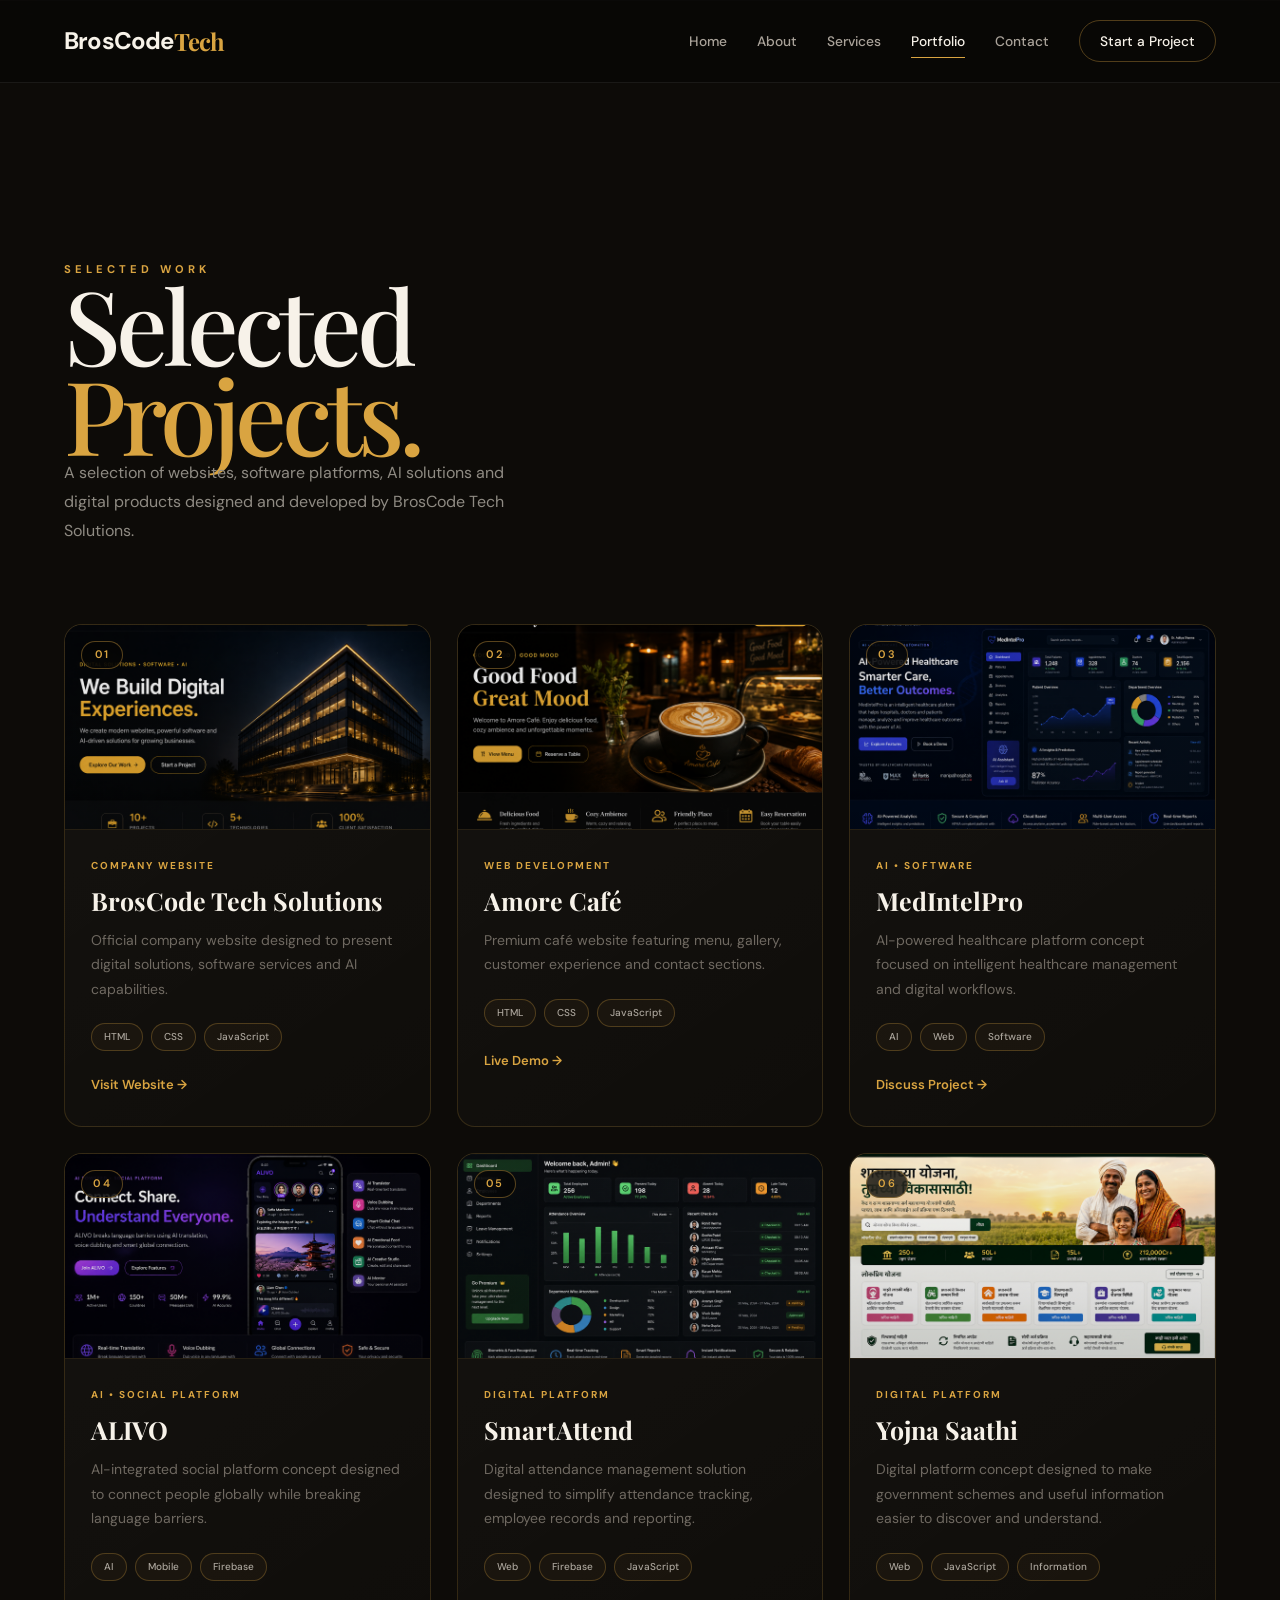
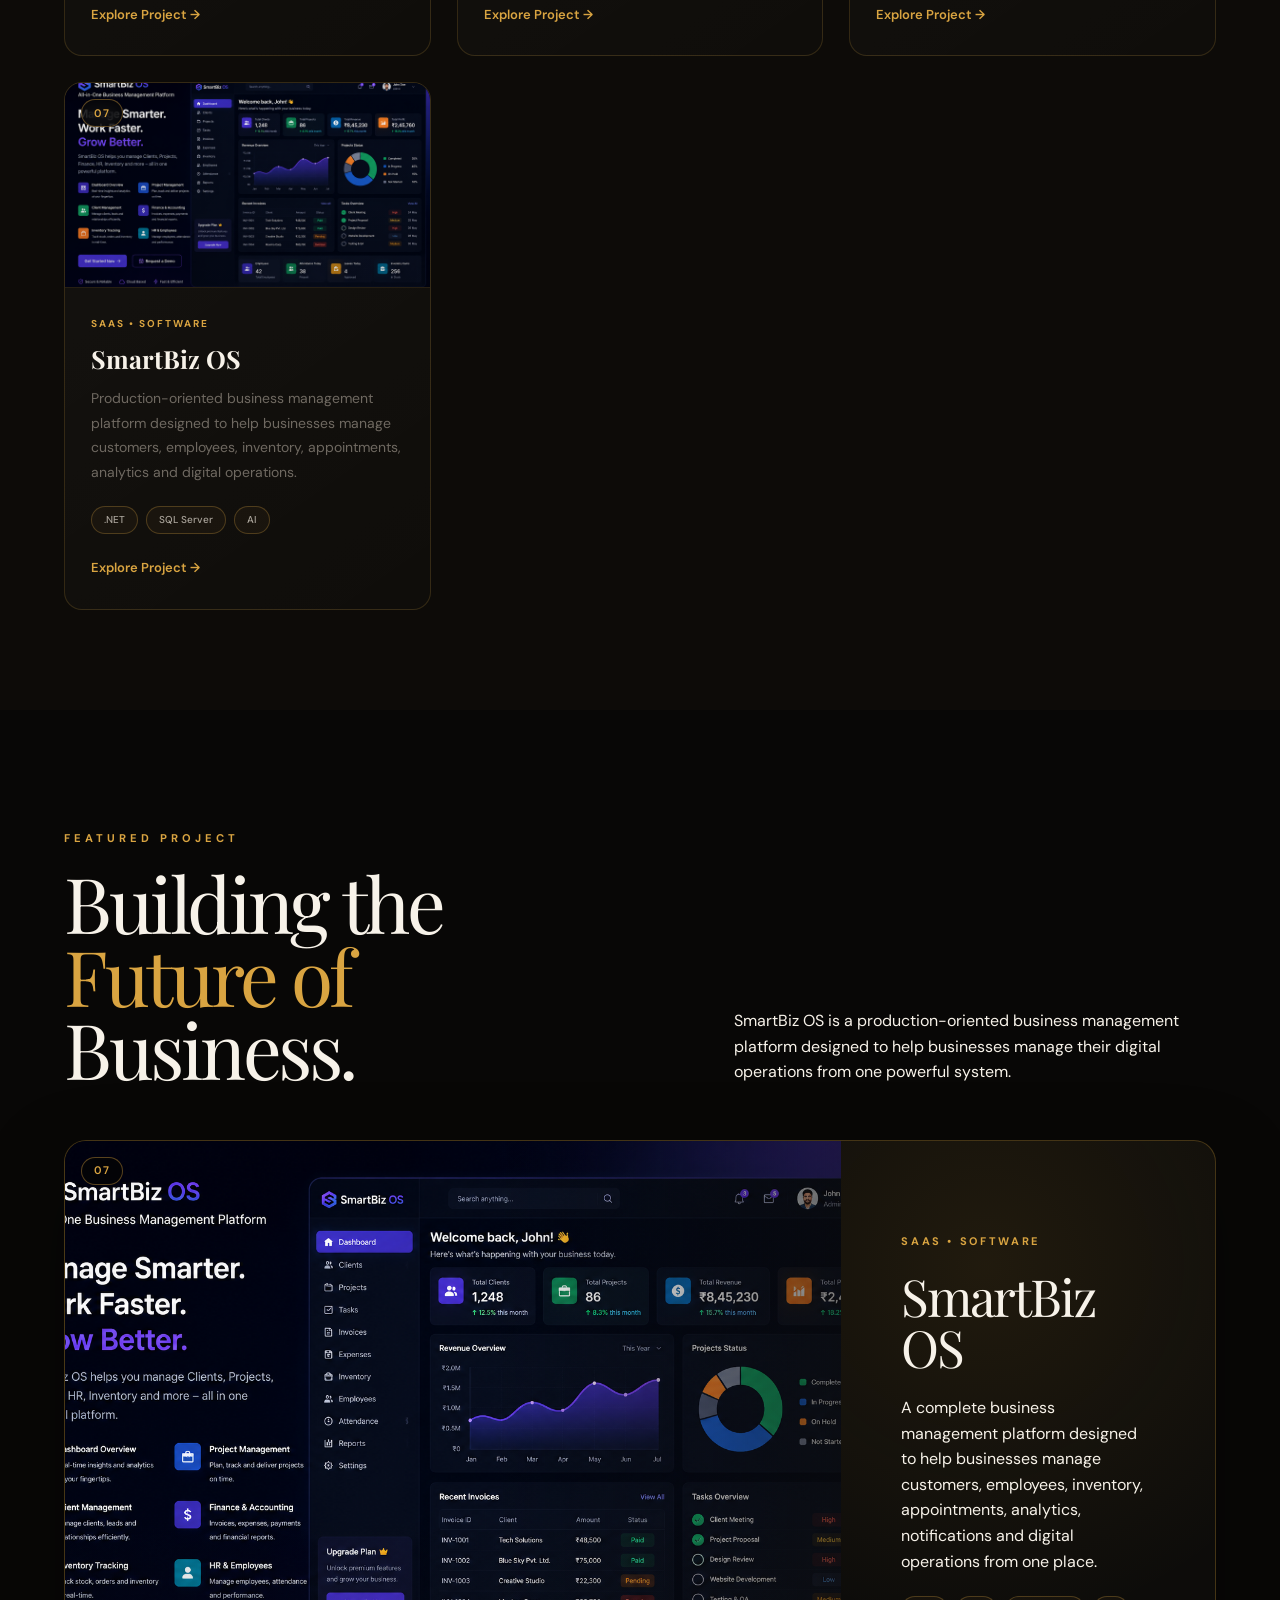
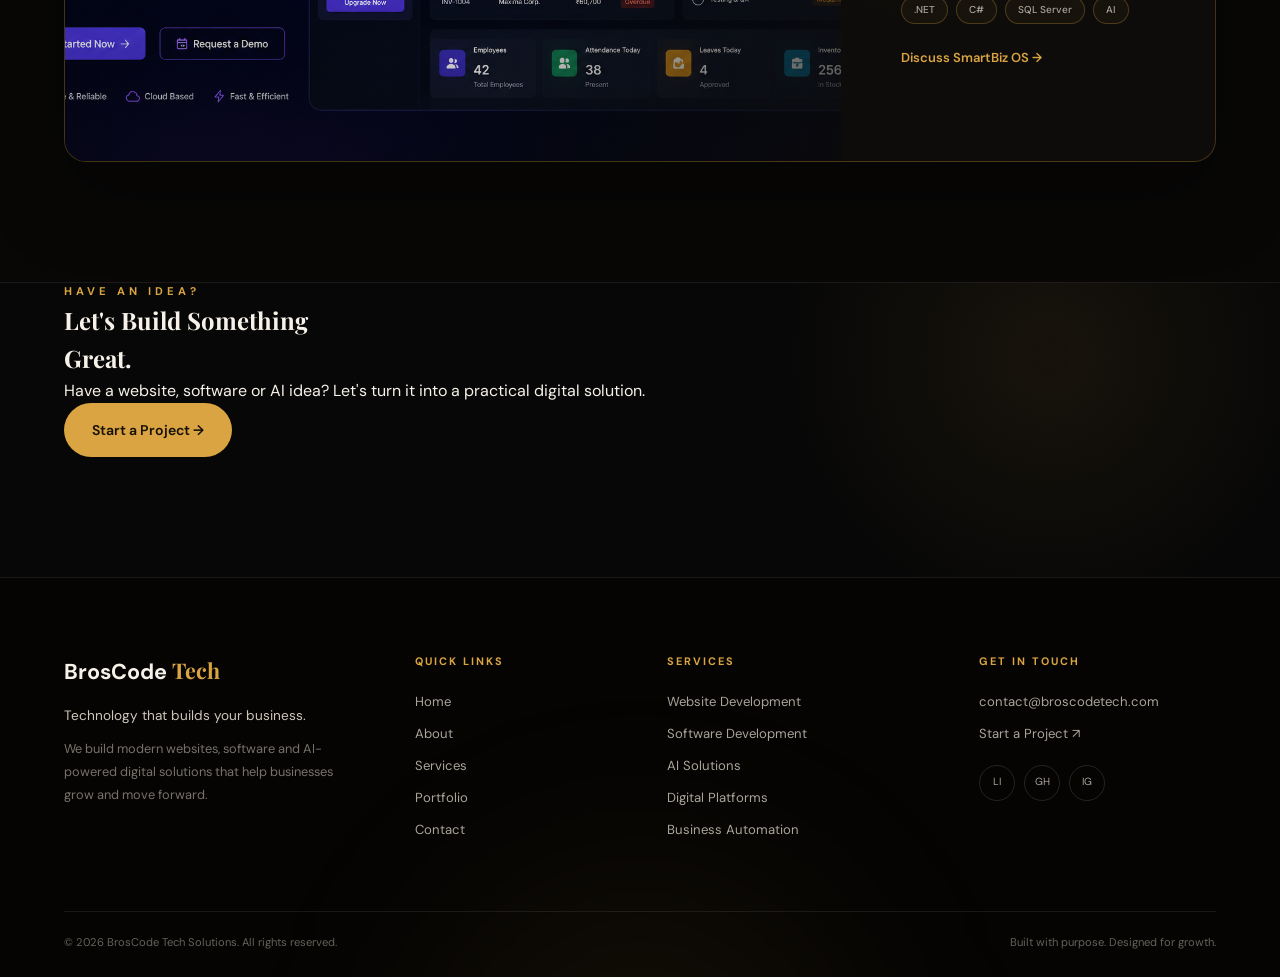
<file: portfolio.html>
<!DOCTYPE html>
<html lang="en">

<head>

    <!-- Basic -->
    <meta charset="UTF-8">
    <meta name="viewport" content="width=device-width, initial-scale=1.0">

    <!-- SEO -->
    <title>Portfolio | BrosCode Tech Solutions</title>

    <meta name="description"
        content="Explore BrosCode Tech Solutions portfolio featuring AI platforms, business software, digital platforms and modern technology projects.">

    <meta name="keywords"
        content="BrosCode Tech Portfolio, AI Projects, Software Projects, Web Development Projects, SmartBiz OS, ALIVO, SmartAttend, Yojna Saathi">

    <meta name="author" content="BrosCode Tech Solutions">

    <meta name="robots" content="index, follow">

    <!-- Favicon -->
    <link rel="icon" type="image/png" href="assets/logos/favicon.png">

    <!-- Canonical -->
    <link rel="canonical" href="https://broscodetech.github.io/BrosCodeTech-Website/portfolio.html">

    <!-- Organization Schema -->
    <script type="application/ld+json">
    {
        "@context": "https://schema.org",
        "@type": "Organization",
        "name": "BrosCode Tech Solutions",
        "url": "https://broscodetech.github.io/BrosCodeTech-Website/",
        "logo": "https://broscodetech.github.io/BrosCodeTech-Website/assets/logos/broscode-logo.png",
        "description": "BrosCode Tech Solutions builds modern websites, powerful software, AI-powered applications and digital solutions for businesses."
    }
    </script>

    <!-- Open Graph -->
    <meta property="og:type" content="website">

    <meta property="og:title" content="Portfolio | BrosCode Tech Solutions">

    <meta property="og:description"
        content="Explore projects and digital solutions created by BrosCode Tech Solutions.">

    <meta property="og:url" content="https://broscodetech.github.io/BrosCodeTech-Website/portfolio.html">

    <meta property="og:site_name" content="BrosCode Tech Solutions">

    <meta property="og:image"
        content="https://broscodetech.github.io/BrosCodeTech-Website/assets/images/broscode-tech.jpg">

    <!-- Theme Color -->
    <meta name="theme-color" content="#080808">

    <!-- Main CSS -->
    <link rel="stylesheet" href="CSS/style.css">

</head>


<body>


    <!-- =========================================================
         HEADER
    ========================================================== -->

    <header id="siteHeader">

        <nav>


            <!-- LOGO -->

            <div class="logo">

                <a href="index.html">

                    BrosCode <span>Tech</span>

                </a>

            </div>



            <!-- MOBILE MENU -->

            <button class="mobile-menu-toggle" type="button" aria-label="Open navigation menu" aria-expanded="false">

                <span></span>
                <span></span>
                <span></span>

            </button>



            <!-- NAVIGATION -->

            <ul class="nav-links">


                <li>

                    <a href="index.html">
                        Home
                    </a>

                </li>


                <li>

                    <a href="about.html">
                        About
                    </a>

                </li>


                <li>

                    <a href="services.html">
                        Services
                    </a>

                </li>


                <li>

                    <a href="portfolio.html" class="active">
                        Portfolio
                    </a>

                </li>


                <li>

                    <a href="contact.html">
                        Contact
                    </a>

                </li>


                <li>

                    <a href="contact.html" class="nav-cta">
                        Start a Project
                    </a>

                </li>


            </ul>

        </nav>

    </header>



    <!-- =========================================================
         MAIN
    ========================================================== -->

    <main>


        <!-- =====================================================
             PORTFOLIO HERO
        ====================================================== -->

        <section class="portfolio portfolio-page">


            <div class="section-container">


                <div class="portfolio-hero">


                    <div class="portfolio-hero-title">


                        <p class="section-label">
                            SELECTED WORK
                        </p>



                        <h1>

                            Selected
                            <br>

                            <span>Projects.</span>

                        </h1>


                    </div>



                    <div class="portfolio-hero-description">


                        <p>

                            A selection of websites, software platforms,
                            AI solutions and digital products designed
                            and developed by BrosCode Tech Solutions.

                        </p>


                    </div>


                </div>



                <!-- =================================================
                     PROJECT GRID
                ================================================== -->

                <div class="portfolio-grid">


                    <!-- =================================================
                         PROJECT 01
                    ================================================== -->

                    <article class="project-card">


                        <div class="project-image">


                            <img src="assets/images/projects/broscode-tech.jpg" alt="BrosCode Tech Solutions Website">


                            <span class="project-number">
                                01
                            </span>


                        </div>



                        <div class="project-content">


                            <p class="project-category">

                                COMPANY WEBSITE

                            </p>



                            <h3>

                                BrosCode Tech
                                Solutions

                            </h3>



                            <p>

                                Official company website designed to
                                present digital solutions, software
                                services and AI capabilities.

                            </p>



                            <div class="project-tags">


                                <span>
                                    HTML
                                </span>


                                <span>
                                    CSS
                                </span>


                                <span>
                                    JavaScript
                                </span>


                            </div>



                            <a href="https://broscodetech.github.io/BrosCodeTech-Website/" target="_blank"
                                rel="noopener noreferrer" class="project-link">

                                Visit Website →

                            </a>


                        </div>


                    </article>



                    <!-- =================================================
                         PROJECT 02
                    ================================================== -->

                    <article class="project-card">


                        <div class="project-image">


                            <img src="assets/images/projects/amore-cafe.jpg" alt="Amore Cafe Website">


                            <span class="project-number">
                                02
                            </span>


                        </div>



                        <div class="project-content">


                            <p class="project-category">

                                WEB DEVELOPMENT

                            </p>



                            <h3>

                                Amore Café

                            </h3>



                            <p>

                                Premium café website featuring menu,
                                gallery, customer experience and
                                contact sections.

                            </p>



                            <div class="project-tags">


                                <span>
                                    HTML
                                </span>


                                <span>
                                    CSS
                                </span>


                                <span>
                                    JavaScript
                                </span>


                            </div>



                            <a href="https://broscodetech.github.io/amore-cafe/" target="_blank"
                                rel="noopener noreferrer" class="project-link">

                                Live Demo →

                            </a>


                        </div>


                    </article>



                    <!-- =================================================
                         PROJECT 03
                    ================================================== -->

                    <article class="project-card">


                        <div class="project-image">


                            <img src="assets/images/projects/medintelpro.jpg" alt="MedIntelPro Healthcare Platform">


                            <span class="project-number">
                                03
                            </span>


                        </div>



                        <div class="project-content">


                            <p class="project-category">

                                AI • SOFTWARE

                            </p>



                            <h3>

                                MedIntelPro

                            </h3>



                            <p>

                                AI-powered healthcare platform concept
                                focused on intelligent healthcare
                                management and digital workflows.

                            </p>



                            <div class="project-tags">


                                <span>
                                    AI
                                </span>


                                <span>
                                    Web
                                </span>


                                <span>
                                    Software
                                </span>


                            </div>



                            <a href="contact.html" class="project-link">

                                Discuss Project →

                            </a>


                        </div>


                    </article>



                    <!-- =================================================
                         PROJECT 04
                    ================================================== -->

                    <article class="project-card">


                        <div class="project-image">


                            <img src="assets/images/projects/alivo.jpg" alt="ALIVO AI Social Platform">


                            <span class="project-number">
                                04
                            </span>


                        </div>



                        <div class="project-content">


                            <p class="project-category">

                                AI • SOCIAL PLATFORM

                            </p>



                            <h3>

                                ALIVO

                            </h3>



                            <p>

                                AI-integrated social platform concept
                                designed to connect people globally
                                while breaking language barriers.

                            </p>



                            <div class="project-tags">


                                <span>
                                    AI
                                </span>


                                <span>
                                    Mobile
                                </span>


                                <span>
                                    Firebase
                                </span>


                            </div>



                            <a href="contact.html" class="project-link">

                                Explore Project →

                            </a>


                        </div>


                    </article>



                    <!-- =================================================
                         PROJECT 05
                    ================================================== -->

                    <article class="project-card">


                        <div class="project-image">


                            <img src="assets/images/projects/smartattend.jpg"
                                alt="SmartAttend Digital Attendance Platform">


                            <span class="project-number">
                                05
                            </span>


                        </div>



                        <div class="project-content">


                            <p class="project-category">

                                DIGITAL PLATFORM

                            </p>



                            <h3>

                                SmartAttend

                            </h3>



                            <p>

                                Digital attendance management solution
                                designed to simplify attendance tracking,
                                employee records and reporting.

                            </p>



                            <div class="project-tags">


                                <span>
                                    Web
                                </span>


                                <span>
                                    Firebase
                                </span>


                                <span>
                                    JavaScript
                                </span>


                            </div>



                            <a href="contact.html" class="project-link">

                                Explore Project →

                            </a>


                        </div>


                    </article>



                    <!-- =================================================
                         PROJECT 06
                    ================================================== -->

                    <article class="project-card">


                        <div class="project-image">


                            <img src="assets/images/projects/yojna-saathi.jpg"
                                alt="Yojna Saathi Government Scheme Platform">


                            <span class="project-number">
                                06
                            </span>


                        </div>



                        <div class="project-content">


                            <p class="project-category">

                                DIGITAL PLATFORM

                            </p>



                            <h3>

                                Yojna Saathi

                            </h3>



                            <p>

                                Digital platform concept designed to
                                make government schemes and useful
                                information easier to discover and
                                understand.

                            </p>



                            <div class="project-tags">


                                <span>
                                    Web
                                </span>


                                <span>
                                    JavaScript
                                </span>


                                <span>
                                    Information
                                </span>


                            </div>



                            <a href="contact.html" class="project-link">

                                Explore Project →

                            </a>


                        </div>


                    </article>



                    <!-- =================================================
                         PROJECT 07
                    ================================================== -->

                    <article class="project-card">


                        <div class="project-image">


                            <img src="assets/images/projects/smartbiz-os.jpg"
                                alt="SmartBiz OS Business Management Platform">


                            <span class="project-number">
                                07
                            </span>


                        </div>



                        <div class="project-content">


                            <p class="project-category">

                                SAAS • SOFTWARE

                            </p>



                            <h3>

                                SmartBiz OS

                            </h3>



                            <p>

                                Production-oriented business management
                                platform designed to help businesses
                                manage customers, employees, inventory,
                                appointments, analytics and digital
                                operations.

                            </p>



                            <div class="project-tags">


                                <span>
                                    .NET
                                </span>


                                <span>
                                    SQL Server
                                </span>


                                <span>
                                    AI
                                </span>


                            </div>



                            <a href="contact.html" class="project-link">

                                Explore Project →

                            </a>


                        </div>


                    </article>


                </div>


            </div>

        </section>



        <!-- =========================================================
             FEATURED PROJECT
        ========================================================== -->

        <section class="featured-project">


            <div class="section-container">


                <div class="featured-project-header">


                    <div>


                        <p class="section-label">

                            FEATURED PROJECT

                        </p>



                        <h2>

                            Building the
                            <br>

                            <span>Future of</span>
                            <br>

                            Business.

                        </h2>


                    </div>



                    <div class="featured-project-description">


                        <p>

                            SmartBiz OS is a production-oriented
                            business management platform designed
                            to help businesses manage their digital
                            operations from one powerful system.

                        </p>


                    </div>


                </div>



                <!-- FEATURED PROJECT CARD -->

                <div class="featured-project-card">


                    <div class="featured-project-image">


                        <img src="assets/images/projects/smartbiz-os.jpg" alt="SmartBiz OS Dashboard">


                        <span class="project-number">
                            07
                        </span>


                    </div>



                    <div class="featured-project-content">


                        <p class="project-category">

                            SAAS • SOFTWARE

                        </p>



                        <h3>

                            SmartBiz
                            <br>
                            OS

                        </h3>



                        <p>

                            A complete business management platform
                            designed to help businesses manage
                            customers, employees, inventory,
                            appointments, analytics, notifications
                            and digital operations from one place.

                        </p>



                        <div class="project-tags">


                            <span>
                                .NET
                            </span>


                            <span>
                                C#
                            </span>


                            <span>
                                SQL Server
                            </span>


                            <span>
                                AI
                            </span>


                        </div>



                        <a href="contact.html" class="project-link">

                            Discuss SmartBiz OS →

                        </a>


                    </div>


                </div>


            </div>

        </section>



        <!-- =========================================================
             CTA
        ========================================================== -->

        <section class="contact portfolio-cta">


            <div class="contact-container">


                <div class="contact-cta-card">


                    <div>


                        <p class="section-label">

                            HAVE AN IDEA?

                        </p>



                        <h2>

                            Let's Build Something
                            <br>

                            <span>Great.</span>

                        </h2>



                        <p>

                            Have a website, software or AI idea?
                            Let's turn it into a practical digital
                            solution.

                        </p>


                    </div>



                    <a href="contact.html" class="btn primary-btn">

                        Start a Project →

                    </a>


                </div>


            </div>

        </section>


    </main>



    <!-- =========================================================
         FOOTER
    ========================================================== -->

    <footer class="site-footer">


        <div class="footer-container">


            <!-- BRAND -->

            <div class="footer-brand">


                <a href="index.html" class="footer-logo">

                    BrosCode
                    <span>Tech</span>

                </a>



                <p class="footer-tagline">

                    Technology that builds your business.

                </p>



                <p class="footer-description">

                    We build modern websites, software and
                    AI-powered digital solutions that help
                    businesses grow and move forward.

                </p>


            </div>



            <!-- QUICK LINKS -->

            <div class="footer-column">


                <h4>
                    QUICK LINKS
                </h4>


                <a href="index.html">
                    Home
                </a>


                <a href="about.html">
                    About
                </a>


                <a href="services.html">
                    Services
                </a>


                <a href="portfolio.html">
                    Portfolio
                </a>


                <a href="contact.html">
                    Contact
                </a>


            </div>



            <!-- SERVICES -->

            <div class="footer-column">


                <h4>
                    SERVICES
                </h4>


                <a href="services.html">
                    Website Development
                </a>


                <a href="services.html">
                    Software Development
                </a>


                <a href="services.html">
                    AI Solutions
                </a>


                <a href="services.html">
                    Digital Platforms
                </a>


                <a href="services.html">
                    Business Automation
                </a>


            </div>



            <!-- CONTACT -->

            <div class="footer-column footer-contact">


                <h4>
                    GET IN TOUCH
                </h4>


                <a href="mailto:contact@broscodetech.com">

                    contact@broscodetech.com

                </a>



                <a href="contact.html">

                    Start a Project ↗

                </a>



                <div class="footer-socials">


                    <a href="#" aria-label="LinkedIn">

                        LI

                    </a>


                    <a href="#" aria-label="GitHub">

                        GH

                    </a>


                    <a href="#" aria-label="Instagram">

                        IG

                    </a>


                </div>


            </div>


        </div>



        <!-- FOOTER BOTTOM -->

        <div class="footer-bottom">


            <p>

                © 2026 BrosCode Tech Solutions.
                All rights reserved.

            </p>


            <p>

                Built with purpose.
                Designed for growth.

            </p>


        </div>


    </footer>



    <!-- JAVASCRIPT -->

    <script src="js/script.js"></script>


</body>

</html>
</file>
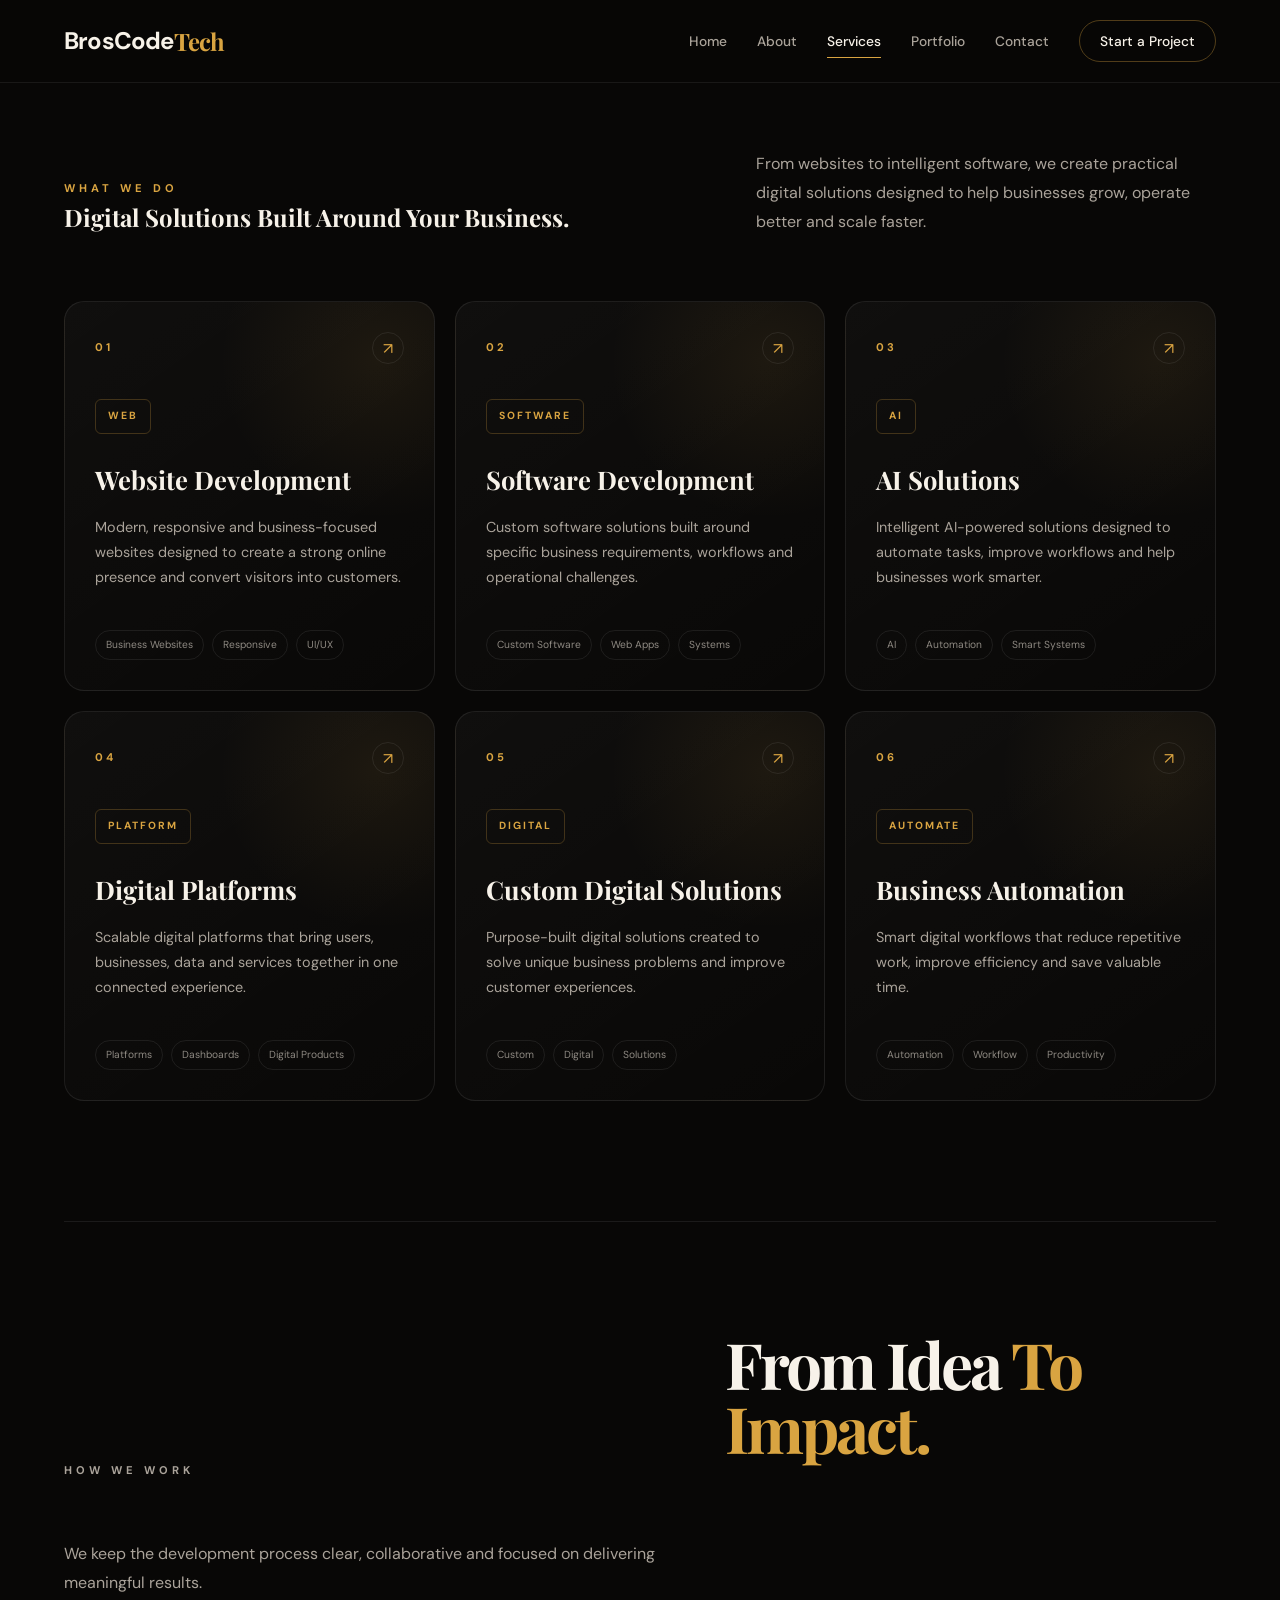
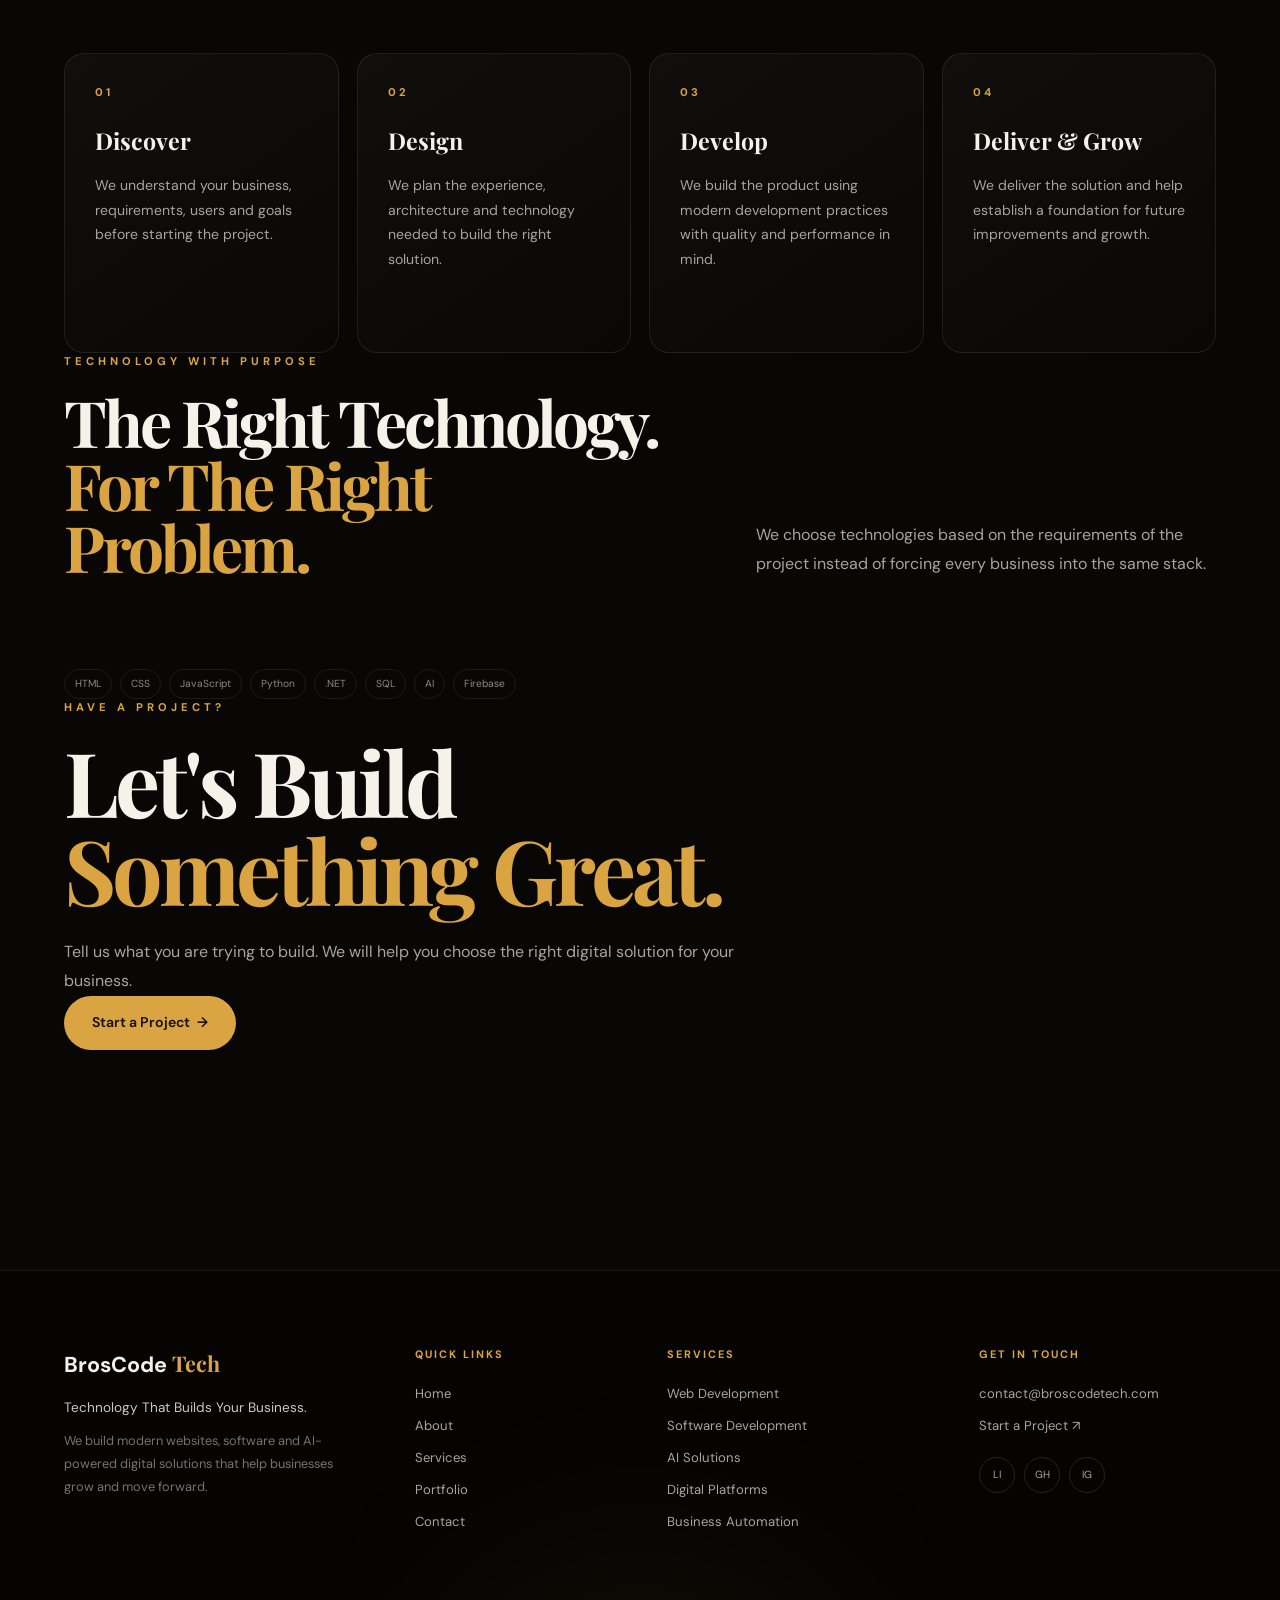
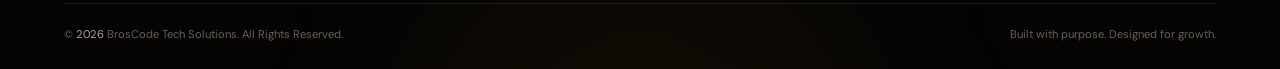
<file: services.html>
<!DOCTYPE html>
<html lang="en">

<head>

    <!-- Basic -->
    <meta charset="UTF-8">
    <meta name="viewport" content="width=device-width, initial-scale=1.0">

    <!-- SEO -->
    <title>Our Services | BrosCode Tech Solutions</title>

    <meta name="description"
        content="Explore BrosCode Tech Solutions services including website development, software development, AI solutions, business automation and digital platforms.">

    <meta name="keywords"
        content="BrosCode Tech Services, Website Development, Software Development, AI Solutions, Business Automation, Digital Platforms, Web Development">

    <meta name="author" content="BrosCode Tech Solutions">

    <meta name="robots" content="index, follow">

    <!-- Favicon -->
    <link rel="icon" type="image/png" href="assets/logos/favicon.png">

    <!-- Canonical -->
    <link rel="canonical" href="https://broscodetech.github.io/BrosCodeTech-Website/services.html">

    <!-- Organization Schema -->
    <script type="application/ld+json">
    {
        "@context": "https://schema.org",
        "@type": "Organization",
        "name": "BrosCode Tech Solutions",
        "url": "https://broscodetech.github.io/BrosCodeTech-Website/",
        "logo": "https://broscodetech.github.io/BrosCodeTech-Website/assets/logos/broscode-logo.png",
        "description": "BrosCode Tech Solutions builds modern websites, powerful software, AI-powered applications and digital solutions for businesses."
    }
    </script>
    <!-- Open Graph -->
    <meta property="og:type" content="website">

    <meta property="og:title" content="Our Services | BrosCode Tech Solutions">

    <meta property="og:description"
        content="Website development, software development, AI solutions, business automation and digital platforms by BrosCode Tech Solutions.">

    <meta property="og:url" content="https://broscodetech.github.io/BrosCodeTech-Website/services.html">

    <meta property="og:site_name" content="BrosCode Tech Solutions">

    <meta property="og:image"
        content="https://broscodetech.github.io/BrosCodeTech-Website/assets/images/broscode-tech.jpg">

    <!-- Theme Color -->
    <meta name="theme-color" content="#080808">

    <!-- Main CSS -->
    <link rel="stylesheet" href="CSS/style.css">

</head>


<body>


    <!-- =========================================================
         HEADER
    ========================================================== -->

    <header id="siteHeader">

        <nav>

            <div class="logo">

                <a href="index.html">
                    BrosCode <span>Tech</span>
                </a>

            </div>


            <button class="mobile-menu-toggle" type="button" aria-label="Open navigation menu" aria-expanded="false">

                <span></span>
                <span></span>
                <span></span>

            </button>


            <ul class="nav-links">

                <li>
                    <a href="index.html">
                        Home
                    </a>
                </li>

                <li>
                    <a href="about.html">
                        About
                    </a>
                </li>

                <li>
                    <a href="services.html" class="active">
                        Services
                    </a>
                </li>

                <li>
                    <a href="portfolio.html">
                        Portfolio
                    </a>
                </li>

                <li>
                    <a href="contact.html">
                        Contact
                    </a>
                </li>

                <li>
                    <a href="contact.html" class="nav-cta">
                        Start a Project
                    </a>
                </li>

            </ul>

        </nav>

    </header>



    <!-- =========================================================
         MAIN
    ========================================================== -->

    <main>


        <!-- =====================================================
             SERVICES HERO
        ====================================================== -->

        <section class="services services-page">

            <div class="section-container">


                <div class="services-header">

                    <div>

                        <p class="section-label">
                            WHAT WE DO
                        </p>


                        <h1>
                            Digital Solutions
                            <span>Built Around Your Business.</span>
                        </h1>

                    </div>


                    <p class="services-intro">

                        From websites to intelligent software, we create
                        practical digital solutions designed to help
                        businesses grow, operate better and scale faster.

                    </p>

                </div>



                <!-- =================================================
                     SERVICE GRID
                ================================================== -->

                <div class="services-grid">


                    <!-- SERVICE 01 -->

                    <article class="service-card">

                        <div class="service-top">

                            <span class="service-number">
                                01
                            </span>

                            <span class="service-arrow">
                                ↗
                            </span>

                        </div>


                        <div class="service-icon">
                            WEB
                        </div>


                        <h3>
                            Website Development
                        </h3>


                        <p>

                            Modern, responsive and business-focused
                            websites designed to create a strong online
                            presence and convert visitors into customers.

                        </p>


                        <div class="service-tags">

                            <span>Business Websites</span>
                            <span>Responsive</span>
                            <span>UI/UX</span>

                        </div>

                    </article>



                    <!-- SERVICE 02 -->

                    <article class="service-card">

                        <div class="service-top">

                            <span class="service-number">
                                02
                            </span>

                            <span class="service-arrow">
                                ↗
                            </span>

                        </div>


                        <div class="service-icon">
                            SOFTWARE
                        </div>


                        <h3>
                            Software Development
                        </h3>


                        <p>

                            Custom software solutions built around
                            specific business requirements, workflows
                            and operational challenges.

                        </p>


                        <div class="service-tags">

                            <span>Custom Software</span>
                            <span>Web Apps</span>
                            <span>Systems</span>

                        </div>

                    </article>



                    <!-- SERVICE 03 -->

                    <article class="service-card">

                        <div class="service-top">

                            <span class="service-number">
                                03
                            </span>

                            <span class="service-arrow">
                                ↗
                            </span>

                        </div>


                        <div class="service-icon">
                            AI
                        </div>


                        <h3>
                            AI Solutions
                        </h3>


                        <p>

                            Intelligent AI-powered solutions designed
                            to automate tasks, improve workflows and
                            help businesses work smarter.

                        </p>


                        <div class="service-tags">

                            <span>AI</span>
                            <span>Automation</span>
                            <span>Smart Systems</span>

                        </div>

                    </article>



                    <!-- SERVICE 04 -->

                    <article class="service-card">

                        <div class="service-top">

                            <span class="service-number">
                                04
                            </span>

                            <span class="service-arrow">
                                ↗
                            </span>

                        </div>


                        <div class="service-icon">
                            PLATFORM
                        </div>


                        <h3>
                            Digital Platforms
                        </h3>


                        <p>

                            Scalable digital platforms that bring
                            users, businesses, data and services
                            together in one connected experience.

                        </p>


                        <div class="service-tags">

                            <span>Platforms</span>
                            <span>Dashboards</span>
                            <span>Digital Products</span>

                        </div>

                    </article>



                    <!-- SERVICE 05 -->

                    <article class="service-card">

                        <div class="service-top">

                            <span class="service-number">
                                05
                            </span>

                            <span class="service-arrow">
                                ↗
                            </span>

                        </div>


                        <div class="service-icon">
                            DIGITAL
                        </div>


                        <h3>
                            Custom Digital Solutions
                        </h3>


                        <p>

                            Purpose-built digital solutions created
                            to solve unique business problems and
                            improve customer experiences.

                        </p>


                        <div class="service-tags">

                            <span>Custom</span>
                            <span>Digital</span>
                            <span>Solutions</span>

                        </div>

                    </article>



                    <!-- SERVICE 06 -->

                    <article class="service-card">

                        <div class="service-top">

                            <span class="service-number">
                                06
                            </span>

                            <span class="service-arrow">
                                ↗
                            </span>

                        </div>


                        <div class="service-icon">
                            AUTOMATE
                        </div>


                        <h3>
                            Business Automation
                        </h3>


                        <p>

                            Smart digital workflows that reduce
                            repetitive work, improve efficiency and
                            save valuable time.

                        </p>


                        <div class="service-tags">

                            <span>Automation</span>
                            <span>Workflow</span>
                            <span>Productivity</span>

                        </div>

                    </article>


                </div>



                <!-- =================================================
                     PROCESS
                ================================================== -->

                <div class="why-us services-process">


                    <div class="why-header">

                        <p class="section-label">
                            HOW WE WORK
                        </p>


                        <h2>
                            From Idea
                            <span>To Impact.</span>
                        </h2>


                        <p>

                            We keep the development process clear,
                            collaborative and focused on delivering
                            meaningful results.

                        </p>

                    </div>



                    <div class="why-grid">


                        <!-- STEP 01 -->

                        <div class="why-card">

                            <span class="why-number">
                                01
                            </span>


                            <h3>
                                Discover
                            </h3>


                            <p>

                                We understand your business,
                                requirements, users and goals before
                                starting the project.

                            </p>

                        </div>



                        <!-- STEP 02 -->

                        <div class="why-card">

                            <span class="why-number">
                                02
                            </span>


                            <h3>
                                Design
                            </h3>


                            <p>

                                We plan the experience, architecture
                                and technology needed to build the
                                right solution.

                            </p>

                        </div>



                        <!-- STEP 03 -->

                        <div class="why-card">

                            <span class="why-number">
                                03
                            </span>


                            <h3>
                                Develop
                            </h3>


                            <p>

                                We build the product using modern
                                development practices with quality
                                and performance in mind.

                            </p>

                        </div>



                        <!-- STEP 04 -->

                        <div class="why-card">

                            <span class="why-number">
                                04
                            </span>


                            <h3>
                                Deliver & Grow
                            </h3>


                            <p>

                                We deliver the solution and help
                                establish a foundation for future
                                improvements and growth.

                            </p>

                        </div>


                    </div>

                </div>



                <!-- =================================================
                     TECHNOLOGY STRIP
                ================================================== -->

                <div class="services-header services-tech-header">

                    <div>

                        <p class="section-label">
                            TECHNOLOGY WITH PURPOSE
                        </p>


                        <h2>
                            The Right Technology.
                            <span>For The Right Problem.</span>
                        </h2>

                    </div>


                    <p class="services-intro">

                        We choose technologies based on the
                        requirements of the project instead of
                        forcing every business into the same stack.

                    </p>

                </div>



                <div class="service-tags services-tech-tags">

                    <span>HTML</span>
                    <span>CSS</span>
                    <span>JavaScript</span>
                    <span>Python</span>
                    <span>.NET</span>
                    <span>SQL</span>
                    <span>AI</span>
                    <span>Firebase</span>

                </div>



                <!-- =================================================
                     CTA
                ================================================== -->

                <div class="contact-header services-cta">

                    <div class="contact-label">
                        HAVE A PROJECT?
                    </div>


                    <h2>
                        Let's Build
                        <span>Something Great.</span>
                    </h2>


                    <p>

                        Tell us what you are trying to build.
                        We will help you choose the right digital
                        solution for your business.

                    </p>


                    <a href="contact.html" class="btn primary-btn">

                        Start a Project
                        <span>→</span>

                    </a>

                </div>


            </div>

        </section>


    </main>



    <!-- =========================================================
         FOOTER
    ========================================================== -->

    <footer class="site-footer">

        <div class="footer-container">


            <!-- BRAND -->

            <div class="footer-brand">

                <a href="index.html" class="footer-logo">

                    BrosCode <span>Tech</span>

                </a>


                <p class="footer-tagline">

                    Technology That Builds Your Business.

                </p>


                <p class="footer-description">

                    We build modern websites, software and
                    AI-powered digital solutions that help
                    businesses grow and move forward.

                </p>

            </div>



            <!-- QUICK LINKS -->

            <div class="footer-column">

                <h4>
                    Quick Links
                </h4>


                <a href="index.html">
                    Home
                </a>


                <a href="about.html">
                    About
                </a>


                <a href="services.html">
                    Services
                </a>


                <a href="portfolio.html">
                    Portfolio
                </a>


                <a href="contact.html">
                    Contact
                </a>

            </div>



            <!-- SERVICES -->

            <div class="footer-column">

                <h4>
                    Services
                </h4>


                <a href="services.html">
                    Web Development
                </a>


                <a href="services.html">
                    Software Development
                </a>


                <a href="services.html">
                    AI Solutions
                </a>


                <a href="services.html">
                    Digital Platforms
                </a>


                <a href="services.html">
                    Business Automation
                </a>

            </div>



            <!-- CONTACT -->

            <div class="footer-column footer-contact">

                <h4>
                    Get In Touch
                </h4>


                <a href="mailto:contact@broscodetech.com">
                    contact@broscodetech.com
                </a>


                <a href="contact.html">
                    Start a Project ↗
                </a>


                <div class="footer-socials">

                    <a href="#" aria-label="LinkedIn">
                        LI
                    </a>


                    <a href="#" aria-label="GitHub">
                        GH
                    </a>


                    <a href="#" aria-label="Instagram">
                        IG
                    </a>

                </div>

            </div>

        </div>



        <!-- FOOTER BOTTOM -->

        <div class="footer-bottom">

            <p>

                ©
                <span id="currentYear">
                    2026
                </span>

                BrosCode Tech Solutions.
                All Rights Reserved.

            </p>


            <p>
                Built with purpose. Designed for growth.
            </p>

        </div>

    </footer>



    <!-- JAVASCRIPT -->

    <script src="js/script.js"></script>

</body>

</html>
</file>
<file: CSS/style.css>
/* =========================================================
   BROSCODE TECH SOLUTIONS
   FINAL MASTER STYLESHEET
   BLACK + GOLD PREMIUM DESIGN
========================================================= */


/* =========================================================
   GOOGLE FONTS
========================================================= */

@import url('https://fonts.googleapis.com/css2?family=DM+Sans:wght@400;500;600;700&family=Playfair+Display:wght@500;600;700&display=swap');


/* =========================================================
   ROOT VARIABLES
========================================================= */

:root {

    --bg: #080706;
    --bg-dark: #050403;
    --bg-soft: #0d0b08;
    --card: #12100d;

    --white: #f7f2e9;
    --text: #aaa39a;
    --muted: #6f6961;

    --gold: #d9a441;
    --gold-light: #e9bd72;
    --gold-dark: #a8752d;

    --border: rgba(255, 255, 255, 0.08);
    --gold-border: rgba(217, 164, 65, 0.24);

    --container: 1180px;

    --font-display: 'Playfair Display', Georgia, serif;
    --font-body: 'DM Sans', Arial, sans-serif;

    --transition: 0.35s ease;
}


/* =========================================================
   RESET
========================================================= */

* {
    margin: 0;
    padding: 0;
    box-sizing: border-box;
}


html {
    scroll-behavior: smooth;
    overflow-x: hidden;
}


body {
    min-height: 100vh;

    background: var(--bg);

    color: var(--white);

    font-family: var(--font-body);

    line-height: 1.6;

    overflow-x: hidden;
}


body::before {
    content: "";

    position: fixed;

    inset: 0;

    z-index: -1;

    pointer-events: none;

    background:
        radial-gradient(circle at 82% 18%,
            rgba(217, 164, 65, 0.07),
            transparent 25%),
        radial-gradient(circle at 10% 70%,
            rgba(217, 164, 65, 0.025),
            transparent 25%);
}


::selection {
    background: var(--gold);
    color: #080706;
}


a {
    color: inherit;
    text-decoration: none;
}


img {
    display: block;
    max-width: 100%;
}


button,
input,
select,
textarea {
    font-family: inherit;
}


button {
    cursor: pointer;
}


ul,
ol {
    margin: 0;
    padding: 0;
}


/* =========================================================
   SCROLLBAR
========================================================= */

::-webkit-scrollbar {
    width: 8px;
}


::-webkit-scrollbar-track {
    background: #050403;
}


::-webkit-scrollbar-thumb {
    background: #49361c;
    border-radius: 10px;
}


::-webkit-scrollbar-thumb:hover {
    background: var(--gold);
}


/* =========================================================
   COMMON
========================================================= */

main {
    width: 100%;
}


.section-container {
    width: min(90%, var(--container));
    margin: 0 auto;
}


.section-label {
    color: var(--gold);

    font-size: 0.7rem;
    font-weight: 700;

    letter-spacing: 4px;
}


h1,
h2,
h3,
h4 {
    font-family: var(--font-display);
}


section {
    scroll-margin-top: 82px;
}


/* =========================================================
   HEADER
========================================================= */

header {
    position: fixed;

    top: 0;
    left: 0;

    width: 100%;

    z-index: 1000;

    background: rgba(8, 7, 6, 0.78);

    backdrop-filter: blur(18px);
    -webkit-backdrop-filter: blur(18px);

    border-bottom: 1px solid rgba(255, 255, 255, 0.07);

    transition:
        background 0.35s ease,
        border-color 0.35s ease;
}


header.scrolled {
    background: rgba(8, 7, 6, 0.96);

    border-bottom-color:
        rgba(217, 164, 65, 0.18);
}


nav {
    width: min(90%, var(--container));

    min-height: 82px;

    margin: 0 auto;

    display: flex;

    align-items: center;

    justify-content: space-between;
}


/* LOGO */

.logo a {
    display: inline-block;

    font-size: 1.5rem;

    font-weight: 700;

    letter-spacing: -0.8px;
}


.logo span {
    color: var(--gold);

    font-family: var(--font-display);
}


/* NAVIGATION */

.nav-links {
    display: flex;

    align-items: center;

    gap: 30px;

    list-style: none;
}


.nav-links li {
    list-style: none;
}


.nav-links a {
    position: relative;

    color: #aaa39a;

    font-size: 0.86rem;

    font-weight: 500;

    transition: var(--transition);
}


.nav-links a:hover,
.nav-links a.active {
    color: var(--white);
}


.nav-links a:not(.nav-cta)::after {
    content: "";

    position: absolute;

    left: 0;
    bottom: -8px;

    width: 0;
    height: 1px;

    background: var(--gold);

    transition: var(--transition);
}


.nav-links a:not(.nav-cta):hover::after,
.nav-links a:not(.nav-cta).active::after {
    width: 100%;
}


/* START PROJECT BUTTON */

.nav-cta {
    padding: 11px 20px;

    border: 1px solid rgba(217, 164, 65, 0.35);

    border-radius: 50px;

    color: var(--white) !important;

    transition: var(--transition);
}


.nav-cta:hover {
    background: rgba(217, 164, 65, 0.08);

    border-color: var(--gold);
}


/* =========================================================
   MOBILE MENU BUTTON
========================================================= */

.mobile-menu-toggle {
    display: none;

    width: 42px;
    height: 42px;

    padding: 9px;

    flex-direction: column;

    align-items: center;
    justify-content: center;

    gap: 5px;

    background: transparent;

    border: 1px solid var(--gold-border);

    border-radius: 50%;

    color: var(--white);
}


.mobile-menu-toggle span {
    width: 17px;
    height: 1.5px;

    background: var(--gold);

    transition: 0.3s ease;
}


.mobile-menu-toggle.active span:nth-child(1) {
    transform: translateY(6.5px) rotate(45deg);
}


.mobile-menu-toggle.active span:nth-child(2) {
    opacity: 0;
}


.mobile-menu-toggle.active span:nth-child(3) {
    transform: translateY(-6.5px) rotate(-45deg);
}


/* =========================================================
   HERO
========================================================= */

.hero {
    position: relative;

    min-height: 100vh;

    padding:
        120px max(5%, calc((100% - 1180px) / 2)) 80px;

    display: grid;

    grid-template-columns:
        minmax(0, 0.9fr) minmax(0, 1.1fr);

    align-items: center;

    gap: 40px;

    overflow: hidden;

    background: #080706;
}


/* HERO BACKGROUND IMAGE */

.hero-visual {
    position: absolute;

    inset: 0;

    z-index: 0;

    overflow: hidden;

    pointer-events: none;

    background: #05070a;
}


.hero-visual img {
    width: 100%;
    height: 100%;

    object-fit: cover;

    object-position: center;

    opacity: 0.78;

    filter:
        brightness(0.70) contrast(1.08);

    transform: scale(1.02);
}


/* LEFT DARK MERGE */

.hero-visual::before {
    content: "";

    position: absolute;

    inset: 0;

    z-index: 1;

    background:
        linear-gradient(90deg,
            #080706 0%,
            rgba(8, 7, 6, 0.98) 20%,
            rgba(8, 7, 6, 0.88) 38%,
            rgba(8, 7, 6, 0.52) 56%,
            rgba(8, 7, 6, 0.18) 76%,
            rgba(8, 7, 6, 0.08) 100%);
}


/* TOP + BOTTOM MERGE */

.hero-visual::after {
    content: "";

    position: absolute;

    inset: 0;

    z-index: 2;

    background:
        linear-gradient(to bottom,
            #080706 0%,
            transparent 16%,
            transparent 82%,
            #080706 100%);
}


.hero::after {
    content: "";

    position: absolute;

    width: 600px;
    height: 600px;

    right: -300px;
    top: 5%;

    border-radius: 50%;

    background:
        rgba(217, 164, 65, 0.055);

    filter: blur(100px);

    pointer-events: none;
}


/* =========================================================
   HERO CONTENT
========================================================= */

.hero-content {
    position: relative;

    z-index: 5;

    width: 100%;

    max-width: 650px;
}


.hero-label {
    margin-bottom: 28px;

    color: var(--gold);

    font-size: 12px;
    font-weight: 700;

    letter-spacing: 4px;
}


.hero h1 {
    max-width: 700px;

    margin: 0 0 30px;

    color: var(--white);

    font-size:
        clamp(4rem, 7vw, 6.5rem);

    font-weight: 600;

    line-height: 0.94;

    letter-spacing: -4px;
}


.hero h1 span {
    display: block;

    color: var(--gold);
}


.hero-description {
    max-width: 560px;

    margin-bottom: 38px;

    color: var(--text);

    font-size: 16px;

    line-height: 1.8;
}


/* =========================================================
   BUTTONS
========================================================= */

.hero-buttons {
    display: flex;

    align-items: center;

    gap: 14px;

    flex-wrap: wrap;
}


.btn {
    min-height: 54px;

    padding: 0 28px;

    display: inline-flex;

    align-items: center;
    justify-content: center;

    gap: 7px;

    border-radius: 50px;

    font-size: 0.88rem;

    font-weight: 600;

    transition: var(--transition);
}


.primary-btn {
    background: var(--gold);

    color: #161006;
}


.primary-btn:hover {
    background: var(--gold-light);

    transform: translateY(-3px);

    box-shadow:
        0 15px 40px rgba(217, 164, 65, 0.18);
}


.secondary-btn {
    background:
        rgba(255, 255, 255, 0.025);

    border:
        1px solid rgba(255, 255, 255, 0.14);
}


.secondary-btn:hover {
    background:
        rgba(217, 164, 65, 0.06);

    border-color:
        var(--gold-border);

    transform:
        translateY(-3px);
}


/* =========================================================
   HERO STATS
========================================================= */

.hero-stats {
    margin-top: 58px;

    display: flex;

    align-items: flex-start;

    gap: 55px;
}


.hero-stat {
    display: flex;

    flex-direction: column;
}


.hero-stats strong {
    color: var(--gold);

    font-family: var(--font-display);

    font-size: 24px;

    line-height: 1.1;
}


.hero-stats span {
    margin-top: 7px;

    color: #77716a;

    font-size: 10px;

    line-height: 1.45;

    letter-spacing: 1.5px;
}


/* =========================================================
   ABOUT
========================================================= */

.about {
    padding: 140px 0;

    background: var(--bg);
}


.about-grid {
    display: grid;

    grid-template-columns:
        1.15fr 0.85fr;

    gap: 80px;

    align-items: center;
}


.about-content h2 {
    max-width: 700px;

    margin: 25px 0 30px;

    font-size:
        clamp(3rem, 5vw, 5.3rem);

    line-height: 0.98;

    letter-spacing: -3px;
}


.about-content h2 span {
    display: block;

    color: var(--gold);
}


.about-content p:not(.section-label) {
    max-width: 680px;

    margin-bottom: 22px;

    color: var(--text);

    font-size: 1rem;

    line-height: 1.85;
}


.about-link {
    display: inline-block;

    margin-top: 15px;

    color: var(--gold);

    font-weight: 600;

    transition: var(--transition);
}


.about-link:hover {
    color: var(--gold-light);

    transform: translateX(5px);
}


/* =========================================================
   ABOUT HIGHLIGHT
========================================================= */

.about-highlight {
    position: relative;

    min-height: 430px;

    padding: 40px;

    display: flex;

    align-items: flex-end;

    overflow: hidden;

    border: 1px solid var(--gold-border);

    border-radius: 22px;

    background:
        radial-gradient(circle at 70% 20%,
            rgba(217, 164, 65, 0.14),
            transparent 40%),
        linear-gradient(145deg,
            rgba(255, 255, 255, 0.035),
            rgba(255, 255, 255, 0.008));

    transition: var(--transition);
}


.about-highlight:hover {
    transform: translateY(-7px);

    border-color:
        rgba(217, 164, 65, 0.42);

    box-shadow:
        0 25px 70px rgba(0, 0, 0, 0.45);
}


.about-highlight::before {
    content: "";

    position: absolute;

    inset: 14px;

    border:
        1px solid rgba(217, 164, 65, 0.10);

    border-radius: 16px;
}


.about-number {
    position: absolute;

    top: 30px;
    right: 35px;

    color:
        rgba(217, 164, 65, 0.15);

    font-family:
        var(--font-display);

    font-size: 5rem;
}


.about-highlight-content {
    position: relative;

    z-index: 2;
}


.about-small-label {
    margin-bottom: 15px;

    color: var(--gold);

    font-size: 0.7rem;
    font-weight: 700;

    letter-spacing: 3px;
}


.about-highlight h3 {
    margin-bottom: 15px;

    font-size: 2rem;
}


.about-highlight p {
    color: var(--text);
}


/* =========================================================
   WHY US
========================================================= */

.why-us {
    margin-top: 120px;

    padding-top: 90px;

    border-top:
        1px solid var(--border);
}


.why-header {
    margin-bottom: 55px;

    display: grid;

    grid-template-columns:
        1.1fr 0.9fr;

    gap: 60px;

    align-items: end;
}


.why-header h2 {
    margin: 20px 0;

    font-size:
        clamp(3rem, 5vw, 5rem);

    line-height: 1;

    letter-spacing: -3px;
}


.why-header h2 span {
    color: var(--gold);
}


.why-header>p {
    max-width: 600px;

    color: var(--text);

    line-height: 1.8;
}


.why-grid {
    display: grid;

    grid-template-columns:
        repeat(4, 1fr);

    gap: 18px;
}


.why-card {
    position: relative;

    min-height: 300px;

    padding: 30px;

    overflow: hidden;

    border: 1px solid var(--border);

    border-radius: 20px;

    background:
        linear-gradient(145deg,
            rgba(255, 255, 255, 0.035),
            rgba(255, 255, 255, 0.008));

    transition: var(--transition);
}


.why-card:hover {
    transform: translateY(-7px);

    border-color: var(--gold-border);

    background:
        linear-gradient(145deg,
            rgba(217, 164, 65, 0.07),
            rgba(255, 255, 255, 0.01));
}


.why-number {
    display: block;

    margin-bottom: 20px;

    color: var(--gold);

    font-size: 0.7rem;

    font-weight: 700;

    letter-spacing: 3px;
}


.why-card-icon {
    width: fit-content;

    margin-bottom: 35px;

    padding: 7px 10px;

    border:
        1px solid rgba(217, 164, 65, 0.22);

    border-radius: 5px;

    color: var(--gold);

    font-size: 9px;

    font-weight: 700;

    letter-spacing: 2px;
}


.why-card h3 {
    margin-bottom: 14px;

    font-size: 1.45rem;
}


.why-card p {
    color: var(--text);

    font-size: 0.88rem;

    line-height: 1.75;
}


.why-arrow {
    position: absolute;

    right: 25px;
    bottom: 25px;

    color: var(--gold);

    font-size: 20px;

    transition: var(--transition);
}


.why-card:hover .why-arrow {
    transform:
        translate(4px, -4px);
}


/* =========================================================
   SERVICES
========================================================= */

.services {
    padding: 150px 0;

    background: var(--bg);
}


.services-header {
    margin-bottom: 65px;

    display: grid;

    grid-template-columns:
        1.15fr 0.85fr;

    gap: 70px;

    align-items: end;
}


.services-header h2 {
    margin-top: 20px;

    font-size:
        clamp(3rem, 5vw, 5.2rem);

    line-height: 0.98;

    letter-spacing: -3px;
}


.services-header h2 span {
    display: block;

    color: var(--gold);
}


.services-intro {
    color: var(--text);

    line-height: 1.8;
}


.services-grid {
    display: grid;

    grid-template-columns:
        repeat(3, 1fr);

    gap: 20px;
}


.service-card {
    position: relative;

    min-height: 390px;

    padding: 30px;

    display: flex;

    flex-direction: column;

    overflow: hidden;

    border:
        1px solid var(--border);

    border-radius: 20px;

    background:
        radial-gradient(circle at 85% 15%,
            rgba(217, 164, 65, 0.08),
            transparent 35%),
        linear-gradient(145deg,
            rgba(255, 255, 255, 0.035),
            rgba(255, 255, 255, 0.008));

    transition: var(--transition);
}


.service-card:hover {
    transform: translateY(-8px);

    border-color: var(--gold-border);

    box-shadow:
        0 25px 70px rgba(0, 0, 0, 0.4);
}


.service-card::before {
    content: "";

    position: absolute;

    top: 0;
    left: 0;

    width: 100%;
    height: 2px;

    background: var(--gold);

    opacity: 0;

    transition: var(--transition);
}


.service-card:hover::before {
    opacity: 1;
}


.service-top {
    margin-bottom: 35px;

    display: flex;

    align-items: center;

    justify-content: space-between;
}


.service-number {
    color: var(--gold);

    font-size: 0.7rem;

    font-weight: 700;

    letter-spacing: 3px;
}


.service-arrow {
    width: 32px;
    height: 32px;

    display: flex;

    align-items: center;
    justify-content: center;

    border: 1px solid var(--border);

    border-radius: 50%;

    color: var(--gold);

    transition: var(--transition);
}


.service-card:hover .service-arrow {
    background: var(--gold);

    border-color: var(--gold);

    color: #080706;

    transform: rotate(45deg);
}


.service-icon {
    width: fit-content;

    margin-bottom: 25px;

    padding: 8px 12px;

    border:
        1px solid rgba(217, 164, 65, 0.25);

    border-radius: 6px;

    color: var(--gold);

    font-size: 0.65rem;

    font-weight: 700;

    letter-spacing: 2px;
}


.service-card h3 {
    margin-bottom: 15px;

    font-size: 1.6rem;
}


.service-card p {
    color: var(--text);

    font-size: 0.9rem;

    line-height: 1.75;
}


.service-tags {
    margin-top: auto;

    padding-top: 25px;

    display: flex;

    flex-wrap: wrap;

    gap: 8px;
}


.service-tags span {
    padding: 6px 10px;

    border:
        1px solid var(--border);

    border-radius: 20px;

    color: #8e8982;

    font-size: 0.64rem;
}


/* =========================================================
   HOME PORTFOLIO
========================================================= */

.portfolio {
    position: relative;

    padding: 150px 0 100px;

    background: var(--bg-soft);

    border-top:
        1px solid var(--border);

    overflow: hidden;
}


.portfolio h2 {
    margin-top: 20px;

    font-size:
        clamp(3rem, 5vw, 5rem);

    line-height: 1;

    letter-spacing: -3px;
}


.portfolio h2 span {
    color: var(--gold);
}


.portfolio-intro {
    max-width: 680px;

    margin: 18px 0 55px;

    color: var(--muted);

    font-size: 16px;

    line-height: 1.8;
}


.portfolio-grid {
    display: grid;

    grid-template-columns:
        repeat(3, minmax(0, 1fr));

    gap: 26px;

    align-items: stretch;
}


/* =========================================================
   HOME PROJECT CARD
========================================================= */

.project-card {
    position: relative;

    min-width: 0;

    overflow: hidden;

    display: flex;

    flex-direction: column;

    background:
        linear-gradient(145deg,
            rgba(255, 255, 255, 0.035),
            rgba(255, 255, 255, 0.012));

    border:
        1px solid rgba(217, 164, 65, 0.18);

    border-radius: 18px;

    transition:
        transform 0.45s ease,
        border-color 0.45s ease,
        box-shadow 0.45s ease;
}


.project-card:hover {
    transform: translateY(-8px);

    border-color:
        rgba(217, 164, 65, 0.55);

    box-shadow:
        0 20px 55px rgba(0, 0, 0, 0.5),
        0 0 35px rgba(217, 164, 65, 0.08);
}


.project-image {
    position: relative;

    width: 100%;

    aspect-ratio: 16 / 9;

    overflow: hidden;

    background: #0c0c0c;

    border-bottom:
        1px solid rgba(217, 164, 65, 0.12);
}


.project-image img {
    width: 100%;
    height: 100%;

    object-fit: cover;

    transition:
        transform 0.7s ease,
        filter 0.5s ease;
}


.project-card:hover .project-image img {
    transform: scale(1.055);

    filter: brightness(1.08);
}


.project-image::after {
    content: "";

    position: absolute;

    inset: 0;

    background:
        linear-gradient(to bottom,
            rgba(0, 0, 0, 0.02),
            rgba(0, 0, 0, 0.18));

    pointer-events: none;
}


.project-number {
    position: absolute;

    top: 16px;
    left: 16px;

    z-index: 3;

    min-width: 42px;

    height: 28px;

    padding: 0 10px;

    display: flex;

    align-items: center;
    justify-content: center;

    border:
        1px solid rgba(217, 164, 65, 0.4);

    border-radius: 30px;

    background:
        rgba(5, 5, 5, 0.72);

    backdrop-filter: blur(10px);

    color: var(--gold);

    font-size: 11px;

    font-weight: 600;

    letter-spacing: 1.5px;
}


.project-content {
    flex: 1;

    padding: 28px 26px 30px;

    display: flex;

    flex-direction: column;
}


.project-category {
    margin: 0 0 12px;

    color: var(--gold);

    font-size: 10px;

    font-weight: 700;

    letter-spacing: 2px;

    text-transform: uppercase;
}


.project-content h3 {
    margin: 0 0 12px;

    color: var(--white);

    font-size: 25px;

    line-height: 1.2;

    transition: color 0.3s ease;
}


.project-card:hover .project-content h3 {
    color: var(--gold);
}


.project-content>p:not(.project-category) {
    margin: 0;

    color: var(--muted);

    font-size: 14px;

    line-height: 1.75;
}


.project-tags {
    width: 100%;

    margin-top: 22px;

    display: flex;

    flex-wrap: wrap;

    align-items: center;

    gap: 8px;
}


.project-tags span {
    min-height: 28px;

    padding: 7px 12px;

    display: inline-flex;

    align-items: center;
    justify-content: center;

    border:
        1px solid rgba(217, 164, 65, 0.28);

    border-radius: 999px;

    background:
        rgba(217, 164, 65, 0.045);

    color: #aaa49b;

    font-size: 10px;

    font-weight: 500;

    line-height: 1;

    white-space: nowrap;

    transition: var(--transition);
}


.project-card:hover .project-tags span {
    color: var(--gold);

    background:
        rgba(217, 164, 65, 0.08);

    border-color:
        rgba(217, 164, 65, 0.5);
}


.project-link {
    width: fit-content;

    display: inline-flex;

    align-items: center;

    margin-top: 24px;

    color: var(--gold);

    font-size: 13px;

    font-weight: 600;

    transition: var(--transition);
}


.project-link:hover {
    color: var(--gold-light);

    transform: translateX(4px);
}


/* =========================================================
   CONTACT PAGE
========================================================= */

.contact {
    padding: 130px 0 140px;

    background:
        radial-gradient(circle at 82% 25%,
            rgba(217, 164, 65, 0.08),
            transparent 25%),
        #070707;

    border-top:
        1px solid var(--border);
}


.contact-container {
    width: min(90%, var(--container));

    margin: 0 auto;
}


.contact-header {
    margin-bottom: 70px;
}


.contact-label {
    margin-bottom: 20px;

    color: var(--gold);

    font-size: 0.7rem;

    font-weight: 700;

    letter-spacing: 4px;
}


.contact-header h2 {
    max-width: 900px;

    margin-bottom: 25px;

    font-size:
        clamp(3.5rem, 7vw, 6rem);

    line-height: 0.98;

    letter-spacing: -4px;
}


.contact-header h2 span {
    display: block;

    color: var(--gold);
}


.contact-header>p {
    max-width: 720px;

    color: var(--text);

    line-height: 1.8;
}


.contact-layout {
    display: grid;

    grid-template-columns:
        0.8fr 1.2fr;

    gap: 65px;

    align-items: start;
}


.contact-number {
    display: block;

    margin-bottom: 18px;

    color: var(--gold);

    font-size: 0.7rem;

    font-weight: 700;

    letter-spacing: 3px;
}


.contact-left h3 {
    margin-bottom: 18px;

    font-size: 2rem;
}


.contact-description {
    max-width: 500px;

    padding-bottom: 35px;

    color: var(--text);

    border-bottom:
        1px solid var(--border);
}


.contact-details {
    padding-top: 35px;

    display: grid;

    gap: 25px;
}


.contact-item {
    display: flex;

    flex-direction: column;

    gap: 6px;
}


.contact-item>span {
    color: var(--gold);

    font-size: 0.65rem;

    font-weight: 700;

    letter-spacing: 2.5px;
}


.contact-item a,
.contact-item p {
    color: #e8e3da;

    font-size: 0.9rem;
}


.contact-item a:hover {
    color: var(--gold);
}


/* =========================================================
   CONTACT FORM
========================================================= */

.contact-form-box {
    position: relative;

    padding: 40px;

    overflow: hidden;

    background: #0d0d0d;

    border:
        1px solid var(--gold-border);

    border-radius: 18px;

    box-shadow:
        0 30px 80px rgba(0, 0, 0, 0.35);
}


.contact-form-box::before {
    content: "";

    position: absolute;

    width: 260px;
    height: 260px;

    top: -140px;
    right: -100px;

    border-radius: 50%;

    background:
        rgba(217, 164, 65, 0.07);

    filter: blur(10px);
}


#projectForm {
    position: relative;

    z-index: 2;
}


.form-two {
    display: grid;

    grid-template-columns:
        1fr 1fr;

    gap: 18px;
}


.form-field {
    margin-bottom: 20px;

    display: flex;

    flex-direction: column;

    gap: 8px;
}


.form-field label {
    color: #e8e3da;

    font-size: 0.75rem;

    font-weight: 600;
}


.form-field label span {
    color: var(--gold);
}


.form-field input,
.form-field select,
.form-field textarea {
    width: 100%;

    padding: 14px 15px;

    background: #080808;

    border:
        1px solid rgba(255, 255, 255, 0.12);

    border-radius: 9px;

    color: #fff;

    outline: none;

    transition: 0.3s ease;
}


.form-field input,
.form-field select {
    height: 50px;
}


.form-field input::placeholder,
.form-field textarea::placeholder {
    color: #555;
}


.form-field select {
    cursor: pointer;
}


.form-field select option {
    background: #111;

    color: #fff;
}


.form-field textarea {
    min-height: 150px;

    resize: vertical;
}


.form-field input:focus,
.form-field select:focus,
.form-field textarea:focus {
    border-color: var(--gold);

    box-shadow:
        0 0 0 3px rgba(217, 164, 65, 0.08);
}


.form-field input:invalid:not(:placeholder-shown) {
    border-color: rgba(217, 164, 65, 0.35);
}


.contact-submit {
    width: 100%;

    min-height: 55px;

    margin-top: 3px;

    padding: 0 20px;

    display: flex;

    align-items: center;

    justify-content: space-between;

    border:
        1px solid var(--gold);

    border-radius: 9px;

    background: var(--gold);

    color: #080808;

    font-size: 0.88rem;

    font-weight: 700;

    transition: 0.3s ease;
}


.contact-submit:hover {
    background: transparent;

    color: var(--gold);

    transform: translateY(-2px);
}


.contact-note {
    margin-top: 13px;

    color: #555;

    font-size: 0.65rem;
}


.phone-help {
    color: #66615a;

    font-size: 10px;

    line-height: 1.4;
}


/* =========================================================
   FORM SUCCESS
========================================================= */

.form-success {
    min-height: 300px;

    display: flex;

    flex-direction: column;

    align-items: center;

    justify-content: center;

    text-align: center;
}


.form-success h3 {
    margin-bottom: 15px;

    color: var(--gold);

    font-size: 2.5rem;
}


.form-success p {
    max-width: 450px;

    color: var(--text);

    line-height: 1.8;
}


/* =========================================================
   PORTFOLIO PAGE
========================================================= */

.portfolio-hero {
    padding: 110px 0 70px;

    position: relative;

    overflow: hidden;
}


.portfolio-container {
    width:
        min(1180px, calc(100% - 80px));

    margin: 0 auto;
}


.portfolio-hero-grid {
    display: grid;

    grid-template-columns:
        1.2fr 0.8fr;

    align-items: end;

    gap: 80px;
}


.portfolio-hero h1 {
    margin: 0;

    font-family:
        var(--font-display);

    font-size:
        clamp(64px, 8vw, 118px);

    line-height: 0.88;

    font-weight: 500;

    letter-spacing: -5px;

    color: var(--white);
}


.portfolio-hero h1 span {
    color: var(--gold);
}


.portfolio-hero-description {
    padding-bottom: 8px;
}


.portfolio-hero-description p {
    max-width: 480px;

    margin: 0;

    font-size: 16px;

    line-height: 1.8;

    color: #8f8b83;
}


.portfolio-projects {
    padding: 40px 0 120px;
}


.portfolio-page-grid {
    display: grid;

    grid-template-columns:
        repeat(3, 1fr);

    gap: 22px;
}


.portfolio-card {
    position: relative;

    overflow: hidden;

    background:
        radial-gradient(circle at 80% 10%,
            rgba(229, 170, 50, 0.08),
            transparent 35%),
        #0d0c0a;

    border:
        1px solid rgba(229, 170, 50, 0.22);

    border-radius: 18px;

    transition:
        transform 0.35s ease,
        border-color 0.35s ease,
        box-shadow 0.35s ease;
}


.portfolio-card:hover {
    transform: translateY(-8px);

    border-color:
        rgba(229, 170, 50, 0.55);

    box-shadow:
        0 25px 70px rgba(0, 0, 0, 0.55),
        0 0 30px rgba(229, 170, 50, 0.06);
}


.portfolio-image {
    position: relative;

    width: 100%;

    aspect-ratio: 16 / 9;

    overflow: hidden;

    background: #050608;
}


.portfolio-image img {
    width: 100%;
    height: 100%;

    display: block;

    object-fit: cover;

    transition:
        transform 0.6s ease,
        filter 0.6s ease;
}


.portfolio-card:hover .portfolio-image img {
    transform: scale(1.045);

    filter: brightness(1.05);
}


.portfolio-image::after {
    content: "";

    position: absolute;

    inset: 0;

    background:
        linear-gradient(to bottom,
            rgba(0, 0, 0, 0.05),
            rgba(0, 0, 0, 0.18));

    pointer-events: none;
}


.portfolio-image .project-number {
    position: absolute;
}


.portfolio-content {
    padding: 30px 28px 32px;
}


.portfolio-content h2 {
    margin: 0 0 14px;

    font-family:
        var(--font-display);

    font-size: 30px;

    line-height: 1.05;

    font-weight: 500;

    color: var(--white);
}


.portfolio-content p {
    margin: 0 0 24px;

    font-size: 14px;

    line-height: 1.75;

    color: #8e8a82;
}


.portfolio-cta {
    padding: 0 0 120px;
}


.portfolio-cta-box {
    display: flex;

    align-items: center;

    justify-content: space-between;

    gap: 50px;

    padding: 65px 70px;

    border:
        1px solid rgba(229, 170, 50, 0.25);

    border-radius: 20px;

    background:
        radial-gradient(circle at 85% 20%,
            rgba(229, 170, 50, 0.12),
            transparent 38%),
        #0c0b09;
}


.portfolio-cta-box h2 {
    margin: 0 0 16px;

    font-family:
        var(--font-display);

    font-size:
        clamp(40px, 5vw, 70px);

    line-height: 0.95;

    font-weight: 500;

    letter-spacing: -2px;

    color: var(--white);
}


.portfolio-cta-box h2 span {
    color: var(--gold);
}


.portfolio-cta-box p {
    max-width: 560px;

    margin: 0;

    font-size: 15px;

    line-height: 1.7;

    color: #8f8b83;
}


.primary-button {
    flex-shrink: 0;

    display: inline-flex;

    align-items: center;
    justify-content: center;

    min-height: 54px;

    padding: 0 28px;

    border:
        1px solid var(--gold);

    border-radius: 999px;

    background: var(--gold);

    font-size: 13px;

    font-weight: 700;

    color: #090806;

    transition:
        transform 0.25s ease,
        background 0.25s ease,
        box-shadow 0.25s ease;
}


.primary-button:hover {
    transform: translateY(-3px);

    background: #f0b945;

    box-shadow:
        0 12px 30px rgba(229, 170, 50, 0.18);
}


/* =========================================================
   FEATURED PROJECT / SMARTBIZ OS
========================================================= */

.featured-project {
    width: 100%;

    margin:
        120px 0;
}


.featured-project-header {
    display: grid;

    grid-template-columns:
        1.1fr 0.9fr;

    gap: 80px;

    align-items: end;

    margin-bottom: 55px;
}


.featured-project-header h2 {
    margin: 18px 0 0;

    max-width: 700px;

    font-family:
        var(--font-display);

    font-size:
        clamp(48px, 6vw, 88px);

    line-height: 0.95;

    font-weight: 400;

    letter-spacing: -0.045em;

    color: var(--white);
}


.featured-project-header h2 span {
    color: var(--gold);
}


.featured-project-intro {
    max-width: 500px;

    margin: 0;

    color: #8e8a82;

    font-size: 16px;

    line-height: 1.8;
}


.featured-project-card {
    position: relative;

    display: grid;

    grid-template-columns:
        1.35fr 0.65fr;

    min-height: 620px;

    overflow: hidden;

    border:
        1px solid rgba(230, 170, 53, 0.25);

    border-radius: 22px;

    background:
        radial-gradient(circle at 80% 20%,
            rgba(230, 170, 53, 0.09),
            transparent 35%),
        #0d0c0a;

    box-shadow:
        0 30px 80px rgba(0, 0, 0, 0.35);
}


.featured-project-image {
    position: relative;

    min-height: 620px;

    overflow: hidden;

    background: #05070d;
}


.featured-project-image::after {
    content: "";

    position: absolute;

    inset: 0;

    background:
        linear-gradient(90deg,
            transparent 55%,
            rgba(13, 12, 10, 0.55) 100%),
        linear-gradient(0deg,
            rgba(13, 12, 10, 0.35),
            transparent 40%);

    pointer-events: none;
}


.featured-project-image img {
    width: 100%;
    height: 100%;

    min-height: 620px;

    display: block;

    object-fit: cover;

    transition: transform 0.8s ease;
}


.featured-project-card:hover .featured-project-image img {
    transform: scale(1.035);
}


.featured-project-number {
    position: absolute;

    top: 28px;
    left: 28px;

    z-index: 2;

    width: 52px;
    height: 52px;

    display: flex;

    align-items: center;
    justify-content: center;

    border:
        1px solid rgba(230, 170, 53, 0.45);

    border-radius: 50%;

    background:
        rgba(10, 9, 8, 0.75);

    backdrop-filter: blur(10px);

    color: var(--gold);

    font-size: 14px;

    font-weight: 600;
}


.featured-project-content {
    display: flex;

    flex-direction: column;

    justify-content: center;

    padding: 70px 60px;
}


.featured-project-content .project-category {
    margin: 0 0 20px;

    color: var(--gold);

    font-size: 11px;

    font-weight: 700;

    letter-spacing: 0.24em;
}


.featured-project-content h3 {
    margin: 0 0 22px;

    font-family:
        var(--font-display);

    font-size:
        clamp(42px, 4vw, 64px);

    line-height: 1;

    font-weight: 400;

    letter-spacing: -0.04em;

    color: var(--white);
}


.featured-description {
    max-width: 470px;

    margin: 0 0 30px;

    color: #929087;

    font-size: 15px;

    line-height: 1.8;
}


.featured-project-meta {
    display: grid;

    grid-template-columns: 1fr;

    gap: 18px;

    padding-top: 28px;

    margin-bottom: 38px;

    border-top:
        1px solid rgba(255, 255, 255, 0.08);
}


.featured-project-meta div {
    display: flex;

    align-items: center;

    justify-content: space-between;

    gap: 20px;
}


.featured-project-meta span {
    color: #6f6b64;

    font-size: 9px;

    letter-spacing: 0.2em;
}


.featured-project-meta strong {
    color: #d4d0c7;

    font-size: 12px;

    font-weight: 500;

    text-align: right;
}


.featured-project-link {
    width: fit-content;

    display: inline-flex;

    align-items: center;

    gap: 12px;

    color: var(--gold);

    font-size: 13px;

    font-weight: 600;

    transition:
        gap 0.25s ease,
        color 0.25s ease;
}


.featured-project-link span {
    font-size: 18px;

    transition:
        transform 0.25s ease;
}


.featured-project-link:hover {
    color: var(--gold-light);

    gap: 16px;
}


.featured-project-link:hover span {
    transform: translateX(3px);
}


/* =========================================================
   FOOTER
========================================================= */

.site-footer {
    position: relative;

    width: 100%;

    padding: 75px 0 0;

    overflow: hidden;

    background: #050403;

    border-top:
        1px solid var(--border);
}


.site-footer::before {
    content: "";

    position: absolute;

    width: 450px;
    height: 450px;

    left: 50%;
    bottom: -330px;

    transform: translateX(-50%);

    border-radius: 50%;

    background:
        rgba(217, 164, 65, 0.06);

    filter: blur(100px);
}


.footer-container {
    position: relative;

    z-index: 2;

    width:
        min(90%, var(--container));

    margin: 0 auto;

    display: grid;

    grid-template-columns:
        1.5fr 1fr 1.3fr 1.2fr;

    gap: 55px;
}


.footer-brand {
    max-width: 340px;
}


.footer-logo {
    display: inline-block;

    margin-bottom: 15px;

    color: var(--white);

    font-size: 1.35rem;

    font-weight: 700;
}


.footer-logo span {
    color: var(--gold);

    font-family: var(--font-display);
}


.footer-tagline {
    margin-bottom: 10px;

    color: #cfc7b9;

    font-size: 0.85rem;
}


.footer-description {
    color: #77736b;

    font-size: 0.8rem;

    line-height: 1.8;
}


.footer-column {
    display: flex;

    flex-direction: column;

    align-items: flex-start;
}


.footer-column h4 {
    margin-bottom: 20px;

    color: var(--gold);

    font-family: var(--font-body);

    font-size: 0.68rem;

    font-weight: 700;

    letter-spacing: 2px;

    text-transform: uppercase;
}


.footer-column a {
    margin-bottom: 11px;

    color: #aaa49a;

    font-size: 0.82rem;

    transition: 0.25s ease;
}


.footer-column a:hover {
    color: var(--gold);

    transform: translateX(4px);
}


.footer-socials {
    display: flex;

    gap: 9px;

    margin-top: 10px;
}


.footer-socials a {
    width: 36px;
    height: 36px;

    margin: 0;

    display: flex;

    align-items: center;
    justify-content: center;

    border:
        1px solid rgba(255, 255, 255, 0.12);

    border-radius: 50%;

    font-size: 0.65rem;

    transition: 0.25s ease;
}


.footer-socials a:hover {
    background: var(--gold);

    border-color: var(--gold);

    color: #080808;

    transform: translateY(-3px);
}


.footer-bottom {
    position: relative;

    z-index: 2;

    width:
        min(90%, var(--container));

    margin: 60px auto 0;

    padding:
        22px 0 25px;

    display: flex;

    align-items: center;

    justify-content: space-between;

    gap: 20px;

    border-top:
        1px solid var(--border);
}


.footer-bottom p {
    color: #65615a;

    font-size: 0.7rem;
}


#currentYear {
    color: #aaa49a;
}


/* =========================================================
   SCROLL REVEAL
========================================================= */

.reveal,
.service-card,
.project-card,
.about-content,
.section-title {
    opacity: 0;

    transform: translateY(25px);

    transition:
        opacity 0.8s ease,
        transform 0.8s ease;
}


.reveal.visible,
.service-card.visible,
.project-card.visible,
.about-content.visible,
.section-title.visible {
    opacity: 1;

    transform: translateY(0);
}


/* =========================================================
   TABLET — 1100px
========================================================= */

@media (max-width: 1100px) {

    .hero {
        grid-template-columns: 1fr;

        padding:
            120px 6% 80px;
    }


    .hero-content {
        max-width: 650px;
    }


    .hero-visual {
        opacity: 0.55;
    }


    .hero-visual::before {
        background:
            linear-gradient(90deg,
                #080706 0%,
                rgba(8, 7, 6, 0.90) 50%,
                rgba(8, 7, 6, 0.25) 100%);
    }


    .about-grid {
        grid-template-columns: 1fr;

        gap: 50px;
    }


    .why-grid {
        grid-template-columns:
            repeat(2, 1fr);
    }


    .services-grid {
        grid-template-columns:
            repeat(2, 1fr);
    }


    .portfolio-grid {
        grid-template-columns:
            repeat(2, 1fr);
    }


    .portfolio-page-grid {
        grid-template-columns:
            repeat(2, 1fr);
    }


    .contact-layout {
        grid-template-columns:
            1fr 1.2fr;
    }


    .footer-container {
        grid-template-columns:
            repeat(2, 1fr);

        gap: 45px;
    }


    .featured-project-header {
        grid-template-columns: 1fr;

        gap: 25px;
    }


    .featured-project-card {
        grid-template-columns: 1fr;
    }


    .featured-project-image,
    .featured-project-image img {
        min-height: 480px;
    }


    .featured-project-content {
        padding: 55px 45px;
    }
}


/* =========================================================
   TABLET / MOBILE NAV — 850px
========================================================= */

@media (max-width: 850px) {

    nav {
        min-height: 72px;
    }


    .mobile-menu-toggle {
        display: flex;
    }


    .nav-links {
        position: absolute;

        top: 72px;

        left: 5%;

        width: 90%;

        padding: 25px;

        display: flex;

        flex-direction: column;

        align-items: stretch;

        gap: 5px;

        background:
            rgba(8, 7, 6, 0.98);

        border:
            1px solid var(--gold-border);

        border-radius: 18px;

        opacity: 0;

        visibility: hidden;

        transform: translateY(-10px);

        transition: 0.3s ease;
    }


    .nav-links.active {
        opacity: 1;

        visibility: visible;

        transform: translateY(0);
    }


    .nav-links li {
        width: 100%;
    }


    .nav-links a {
        display: block;

        padding: 13px 8px;
    }


    .nav-links a:not(.nav-cta)::after {
        display: none;
    }


    .nav-cta {
        text-align: center;

        margin-top: 8px;
    }


    .services-header {
        grid-template-columns: 1fr;

        gap: 25px;
    }


    .contact-layout {
        grid-template-columns: 1fr;

        gap: 50px;
    }


    .portfolio-hero-grid {
        grid-template-columns: 1fr;

        gap: 30px;
    }


    .portfolio-cta-box {
        padding: 50px;
    }
}


/* =========================================================
   MOBILE — 650px
========================================================= */

@media (max-width: 650px) {

    .section-container,
    .contact-container {
        width:
            min(92%, 560px);
    }


    /* HEADER */

    nav {
        width: 92%;
    }


    .logo a {
        font-size: 1.25rem;
    }


    /* HERO */

    .hero {
        min-height: 100svh;

        padding:
            105px 4% 55px;

        align-items: center;
    }


    .hero-visual {
        opacity: 0.42;
    }


    .hero-visual img {
        object-position: 62% center;

        filter:
            brightness(0.62) contrast(1.08);
    }


    .hero-visual::before {
        background:
            linear-gradient(90deg,
                rgba(8, 7, 6, 1) 0%,
                rgba(8, 7, 6, 0.92) 35%,
                rgba(8, 7, 6, 0.60) 70%,
                rgba(8, 7, 6, 0.40) 100%);
    }


    .hero h1 {
        font-size:
            clamp(3.2rem, 15vw, 5rem);

        letter-spacing:
            -2.5px;

        line-height:
            0.92;
    }


    .hero-label {
        margin-bottom: 22px;

        font-size: 9px;

        letter-spacing: 2.8px;
    }


    .hero-description {
        max-width: 450px;

        font-size: 14px;

        line-height: 1.7;

        margin-bottom: 28px;
    }


    .hero-buttons {
        width: 100%;

        flex-direction: column;

        align-items: stretch;
    }


    .btn {
        width: 100%;
    }


    .hero-stats {
        margin-top: 42px;

        justify-content: space-between;

        gap: 15px;
    }


    .hero-stats strong {
        font-size: 19px;
    }


    .hero-stats span {
        font-size: 8px;

        letter-spacing: 1px;
    }


    /* ABOUT */

    .about {
        padding: 95px 0;
    }


    .about-grid {
        gap: 40px;
    }


    .about-content h2 {
        font-size:
            clamp(2.8rem, 14vw, 4.2rem);

        letter-spacing: -2px;
    }


    .about-content p:not(.section-label) {
        font-size: 0.9rem;
    }


    .about-highlight {
        min-height: 360px;

        padding: 30px;
    }


    .about-highlight h3 {
        font-size: 1.6rem;
    }


    .about-number {
        font-size: 4rem;
    }


    /* WHY */

    .why-us {
        margin-top: 80px;

        padding-top: 65px;
    }


    .why-header {
        grid-template-columns: 1fr;

        gap: 20px;

        margin-bottom: 35px;
    }


    .why-header h2 {
        font-size:
            clamp(2.7rem, 13vw, 4rem);

        letter-spacing: -2px;
    }


    .why-grid {
        grid-template-columns: 1fr;
    }


    .why-card {
        min-height: 270px;
    }


    /* SERVICES */

    .services {
        padding: 100px 0;
    }


    .services-header {
        margin-bottom: 45px;
    }


    .services-header h2 {
        font-size:
            clamp(2.7rem, 13vw, 4rem);

        letter-spacing: -2px;
    }


    .services-grid {
        grid-template-columns: 1fr;

        gap: 15px;
    }


    .service-card {
        min-height: 340px;

        padding: 27px;
    }


    /* HOME PORTFOLIO */

    .portfolio {
        padding: 100px 0 75px;
    }


    .portfolio h2 {
        font-size:
            clamp(2.7rem, 13vw, 4rem);

        letter-spacing: -2px;
    }


    .portfolio-intro {
        margin-bottom: 40px;

        font-size: 14px;
    }


    .portfolio-grid {
        grid-template-columns: 1fr;

        gap: 18px;
    }


    .project-content {
        padding:
            24px 22px 26px;
    }


    .project-content h3 {
        font-size: 22px;
    }


    /* CONTACT */

    .contact {
        padding: 95px 0 100px;
    }


    .contact-header {
        margin-bottom: 50px;
    }


    .contact-header h2 {
        font-size:
            clamp(3rem, 14vw, 5rem);

        letter-spacing: -2.5px;
    }


    .form-two {
        grid-template-columns: 1fr;

        gap: 0;
    }


    .contact-form-box {
        padding:
            25px 20px;
    }


    /* PORTFOLIO PAGE */

    .portfolio-container {
        width: calc(100% - 32px);
    }


    .portfolio-hero {
        padding: 80px 0 45px;
    }


    .portfolio-hero h1 {
        font-size:
            clamp(52px, 15vw, 78px);

        letter-spacing: -3px;
    }


    .portfolio-hero-description p {
        font-size: 14px;
    }


    .portfolio-projects {
        padding: 25px 0 80px;
    }


    .portfolio-page-grid {
        grid-template-columns: 1fr;

        gap: 18px;
    }


    .portfolio-content {
        padding:
            25px 22px 28px;
    }


    .portfolio-content h2 {
        font-size: 27px;
    }


    .portfolio-content p {
        font-size: 13px;
    }


    .portfolio-cta {
        padding-bottom: 80px;
    }


    .portfolio-cta-box {
        flex-direction: column;

        align-items: flex-start;

        padding: 40px 25px;

        gap: 30px;
    }


    .portfolio-cta-box h2 {
        font-size: 45px;
    }


    .primary-button {
        width: 100%;
    }


    /* FEATURED */

    .featured-project {
        margin-top: 80px;

        margin-bottom: 80px;
    }


    .featured-project-header {
        margin-bottom: 35px;
    }


    .featured-project-header h2 {
        font-size: 48px;
    }


    .featured-project-card {
        border-radius: 16px;
    }


    .featured-project-image,
    .featured-project-image img {
        min-height: 300px;
    }


    .featured-project-number {
        top: 18px;
        left: 18px;

        width: 44px;
        height: 44px;
    }


    .featured-project-content {
        padding: 40px 25px;
    }


    .featured-project-content h3 {
        font-size: 42px;
    }


    .featured-project-meta div {
        align-items: flex-start;

        flex-direction: column;

        gap: 5px;
    }


    .featured-project-meta strong {
        text-align: left;
    }


    /* FOOTER */

    .site-footer {
        padding-top: 55px;
    }


    .footer-container {
        grid-template-columns: 1fr;

        gap: 35px;
    }


    .footer-brand {
        max-width: 100%;
    }


    .footer-bottom {
        margin-top: 45px;

        flex-direction: column;

        align-items: flex-start;

        gap: 8px;
    }
}


/* =========================================================
   SMALL MOBILE — 420px
========================================================= */

@media (max-width: 420px) {

    .hero h1 {
        font-size: 3rem;
    }


    .hero-stats {
        gap: 8px;
    }


    .hero-stats strong {
        font-size: 17px;
    }


    .hero-stats span {
        font-size: 7px;
    }


    .about-highlight {
        min-height: 330px;

        padding: 25px;
    }


    .service-card {
        min-height: 320px;
    }


    .contact-form-box {
        padding:
            20px 16px;
    }


    .portfolio-hero h1 {
        font-size: 50px;
    }


    .portfolio-image {
        aspect-ratio: 16 / 10;
    }


    .portfolio-content h2 {
        font-size: 25px;
    }
}


/* =========================================================
   ACCESSIBILITY
========================================================= */

:focus-visible {
    outline:
        2px solid var(--gold);

    outline-offset:
        4px;
}


/* =========================================================
   REDUCED MOTION
========================================================= */

@media (prefers-reduced-motion: reduce) {

    html {
        scroll-behavior: auto;
    }


    *,
    *::before,
    *::after {
        animation-duration:
            0.01ms !important;

        animation-iteration-count:
            1 !important;

        transition-duration:
            0.01ms !important;
    }
}

/* =========================================================
   PREMIUM BROSCode TECH LOGO
========================================================= */

.logo {
    display: flex;
    align-items: center;
    justify-content: center;
    height: 100%;
}

.logo a {
    display: flex;
    align-items: center;
    justify-content: center;
    text-decoration: none;
}

.brand-logo {
    width: 165px;
    height: 72px;

    object-fit: contain;
    display: block;

    /* Premium subtle glow */
    filter:
        drop-shadow(0 0 4px rgba(234, 179, 54, 0.30)) drop-shadow(0 0 10px rgba(234, 179, 54, 0.16));

    transition:
        transform 0.35s ease,
        filter 0.35s ease;
}

/* Premium hover effect */

.logo a:hover .brand-logo {
    transform: scale(1.035);

    filter:
        drop-shadow(0 0 6px rgba(234, 179, 54, 0.55)) drop-shadow(0 0 16px rgba(234, 179, 54, 0.28));
}


/* =========================================================
   MOBILE LOGO
========================================================= */

@media (max-width: 768px) {

    .brand-logo {
        width: 135px;
        height: 62px;

        filter:
            drop-shadow(0 0 4px rgba(234, 179, 54, 0.28)) drop-shadow(0 0 9px rgba(234, 179, 54, 0.14));
    }

}
</file>
